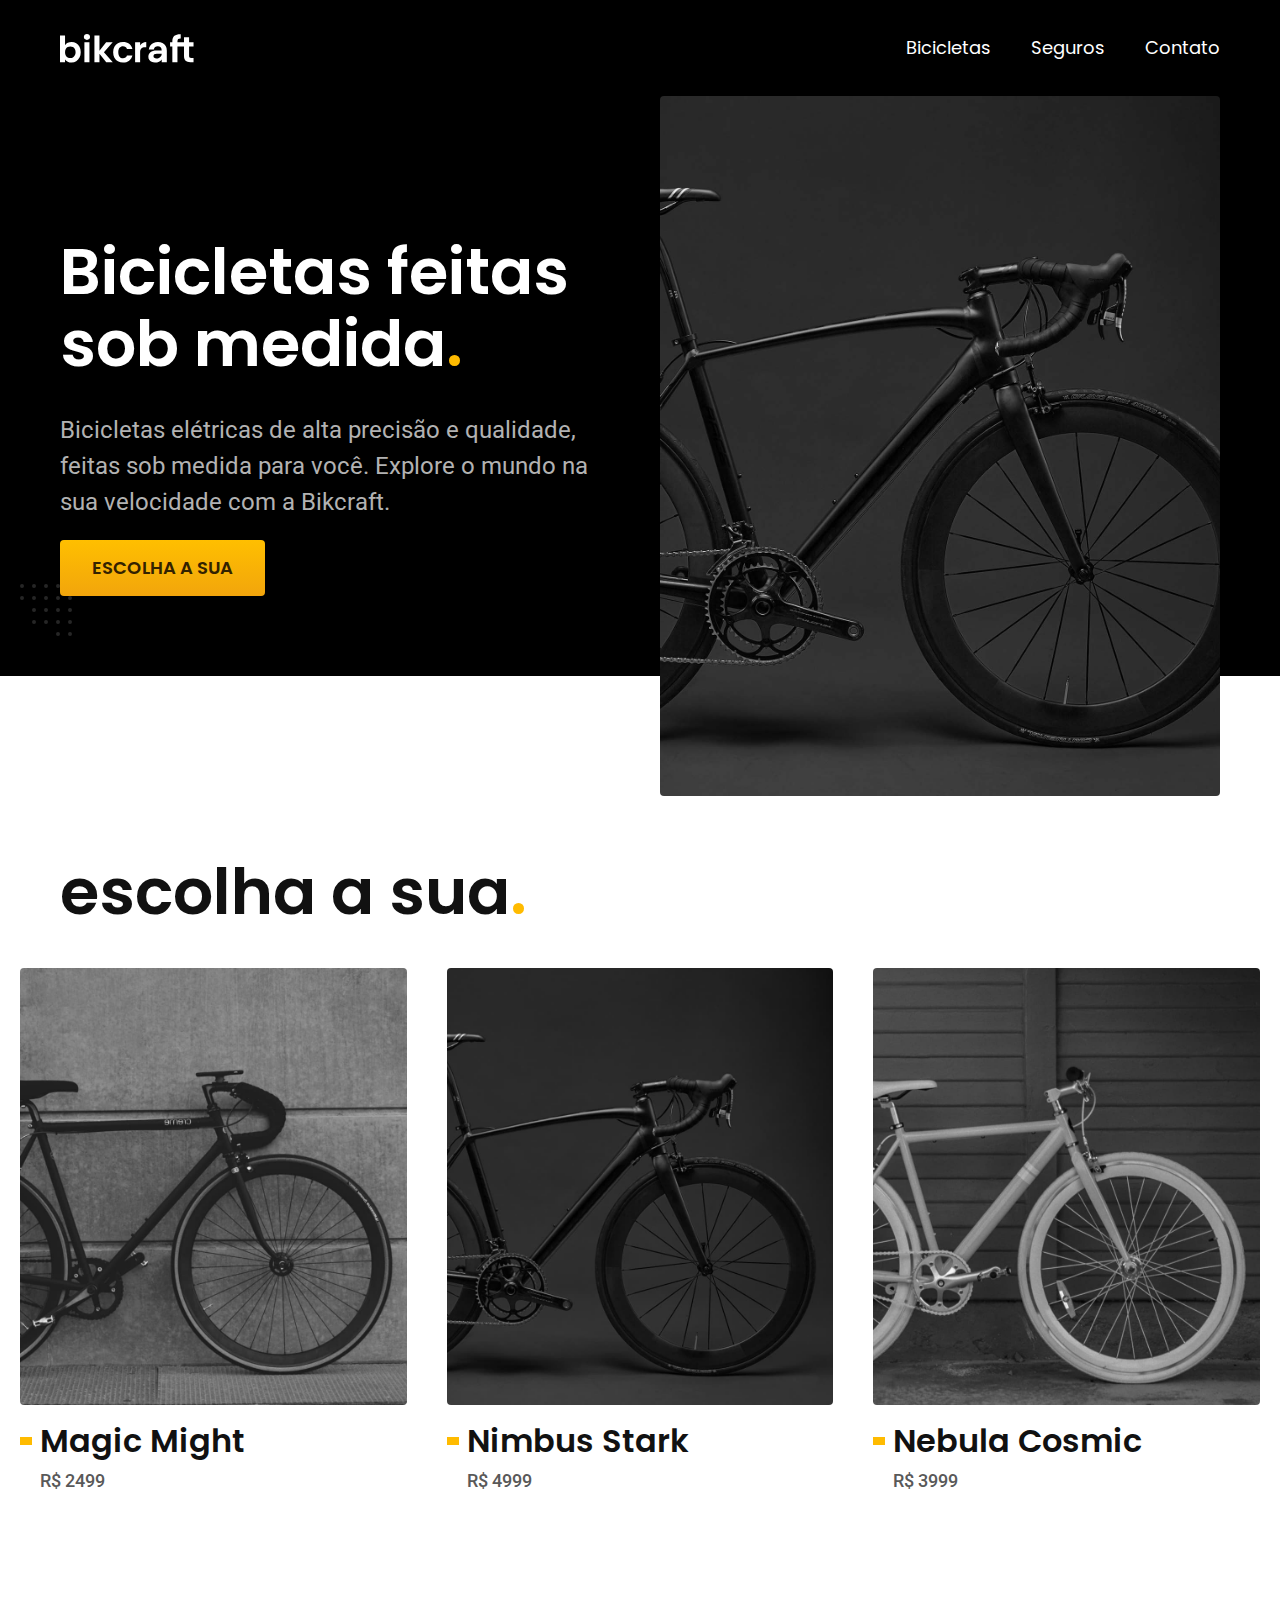
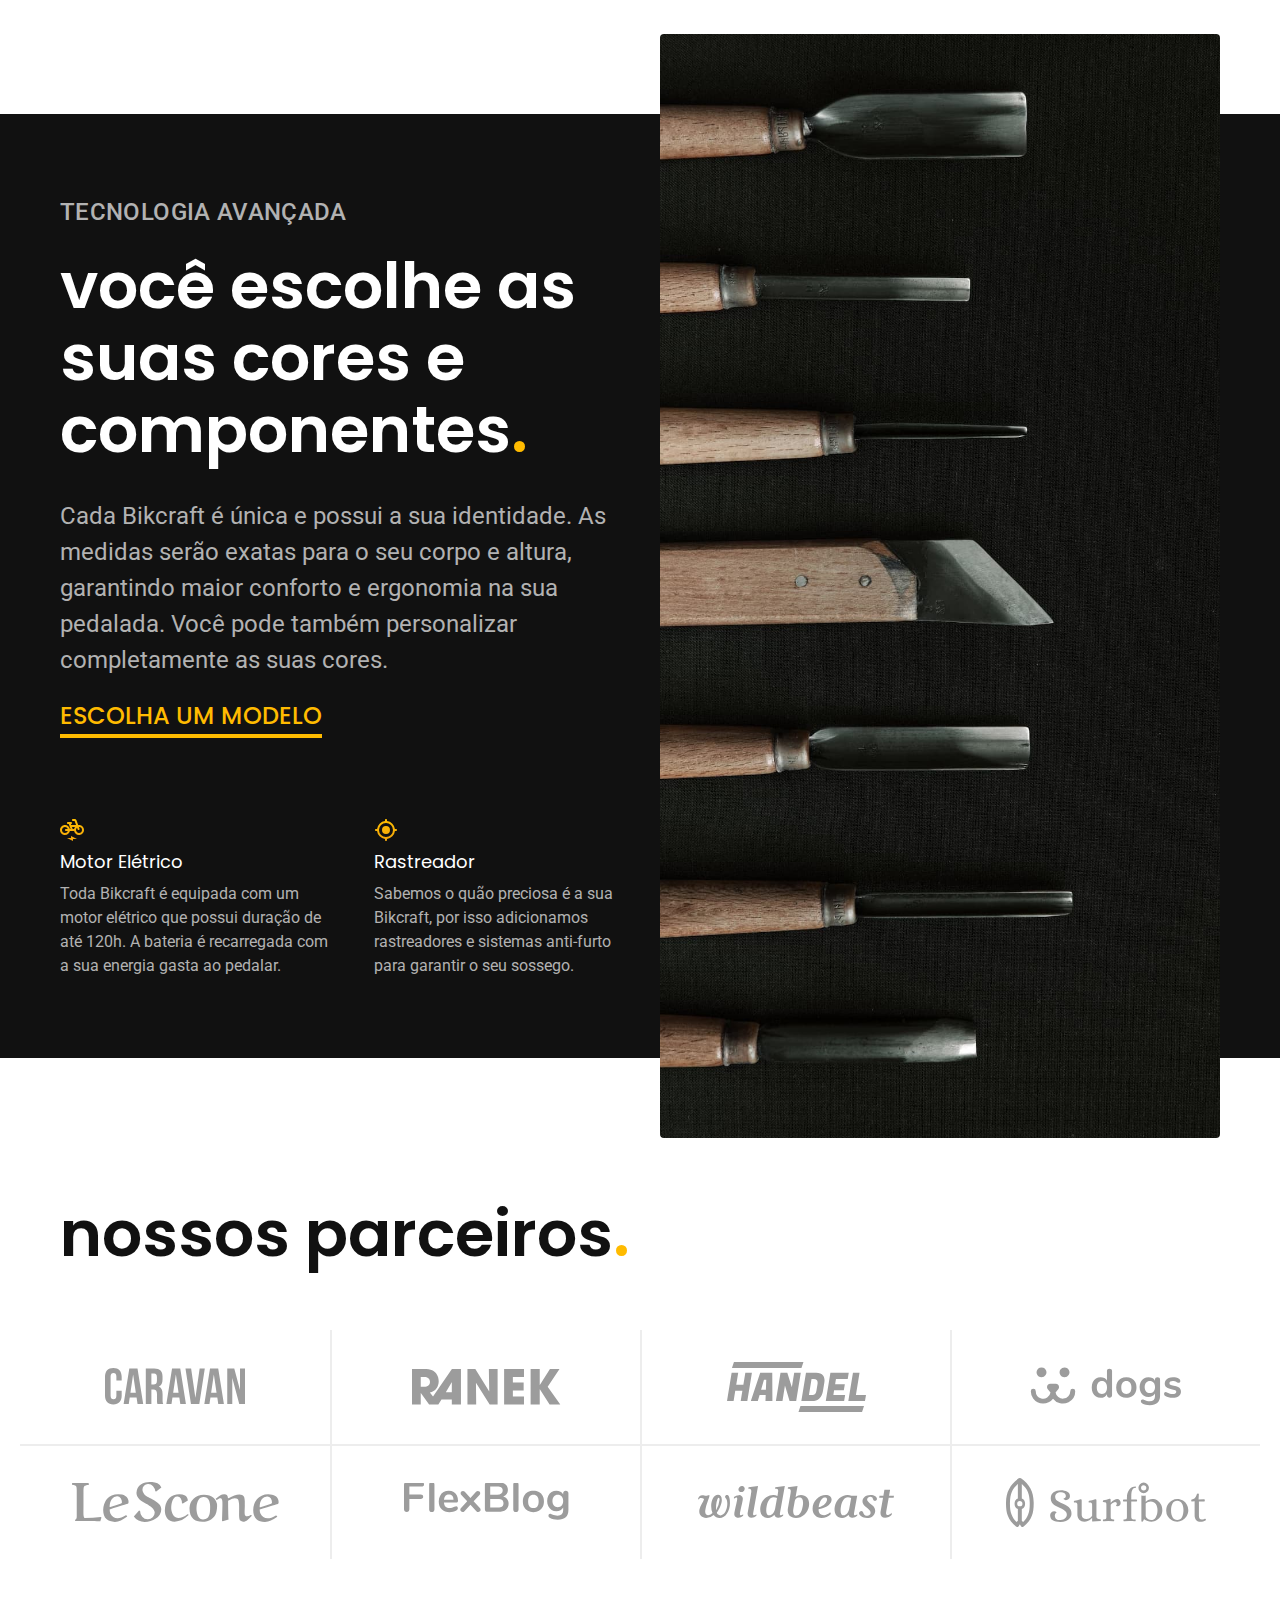
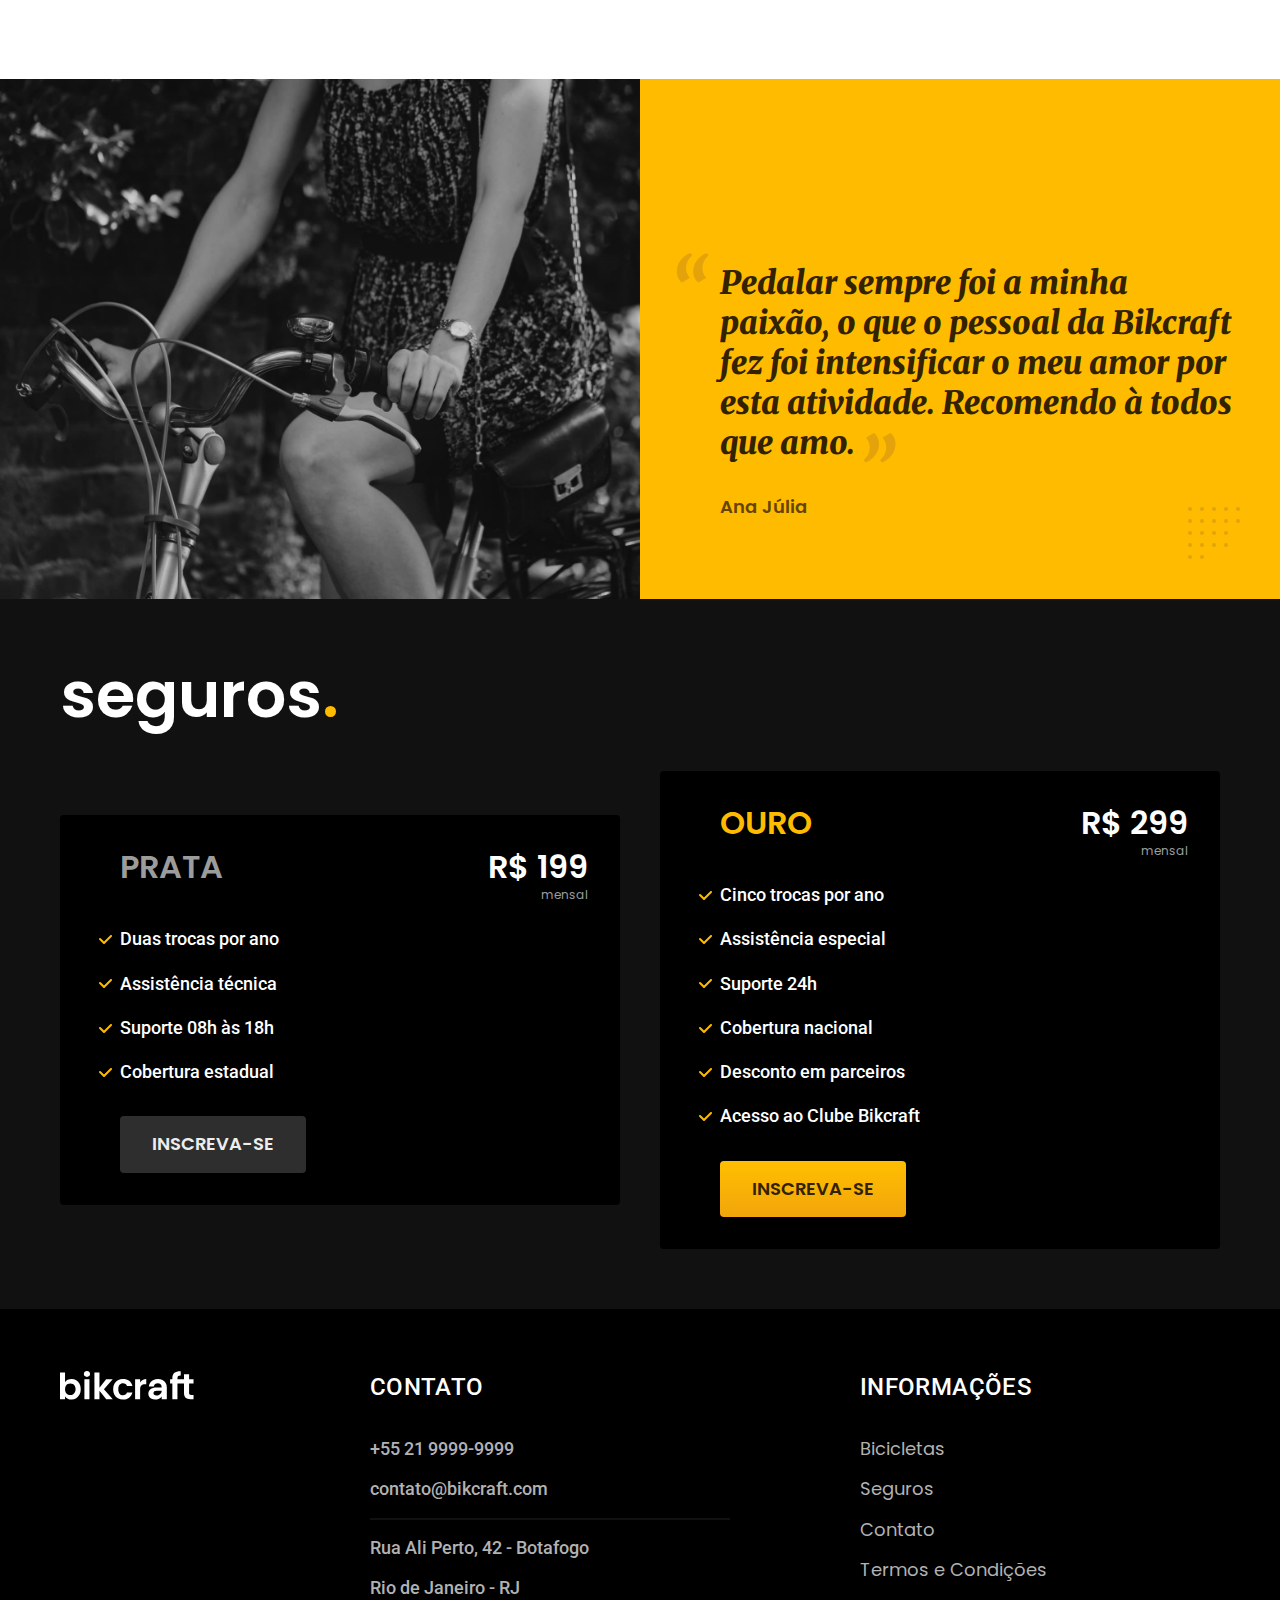
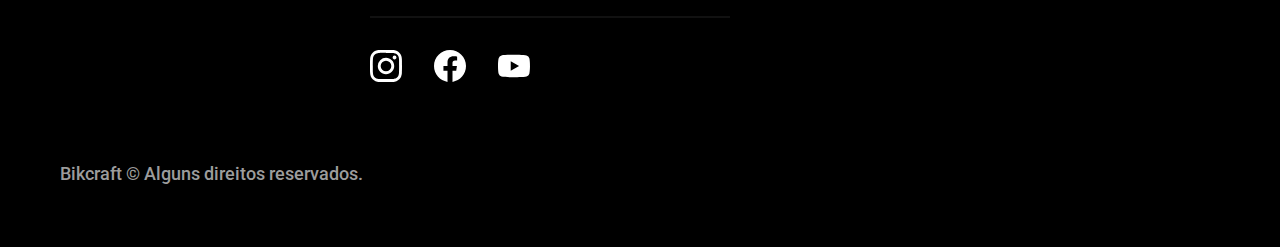
<file: index.html>
<!DOCTYPE html>
<html lang="pt-br">

<head>
  <meta charset="UTF-8">
  <meta name="viewport" content="width=device-width, initial-scale=1.0">

  <title>Bikcraft - Bicicletas Elétricas</title>
  <meta name="description"
    content="Bicicletas elétricas de alta precisão e qualidade, feitas sob medida para o cliente. Explore o mundo na sua velocidade com a Bikcraft.">

  <link rel="icon" href="./favicon.svg" type="image/svg+xml">
  <link rel="preload" href="./css/style.min.css" as="style">
  <link rel="stylesheet" href="./css/style.min.css">

  <script>document.documentElement.classList.add('js')</script>

  <link rel="preconnect" href="https://fonts.googleapis.com">
  <link rel="preconnect" href="https://fonts.gstatic.com" crossorigin>
  <link
    href="https://fonts.googleapis.com/css2?family=Merriweather:ital,wght@1,900&family=Poppins:wght@400;600&family=Roboto:wght@400;500&display=swap"
    rel="stylesheet">
</head>

<body>
  <header class="header-bg">
    <div class="header container">
      <a href="./">
        <img src="./img/bikcraft.svg" alt="Bikcraft">
      </a>

      <nav aria-label="primaria">
        <ul class="header-menu font-1-m cor-0">
          <li><a href="./bicicletas.html">Bicicletas</a></li>
          <li><a href="./seguros.html">Seguros</a></li>
          <li><a href="./contato.html">Contato</a></li>
        </ul>
      </nav>
    </div>
  </header>

  <main class="introducao-bg">
    <div class="introducao container">
      <div class="introducao-conteudo">
        <h1 class="font-1-xxl cor-0 fadeInDown" data-anime="200">Bicicletas feitas sob medida<span
            class="cor-p1">.</span></h1>
        <p class="font-2-l cor-5 fadeInDown" data-anime="400">Bicicletas elétricas de alta precisão e qualidade, feitas
          sob medida
          para você.
          Explore o mundo na sua velocidade com a Bikcraft.</p>
        <a class="botao fadeInDown" href="./bicicletas.html " data-anime="600">Escolha a sua</a>
      </div>
      <div>
        <img class="fadeInDown" src="./img/fotos/introducao.jpg" alt="Bicicleta elétrica preta." data-anime="800">
      </div>
    </div>
  </main>

  <article class="bicicletas-lista">
    <h2 class="container font-1-xxl">escolha a sua<span class="cor-p1">.</span></h2>

    <ul>
      <li>
        <a href="./bicicletas/magic.html">
          <img src="./img/bicicletas/magic-home.jpg" alt="Bicicleta preta">
          <h3 class="font-1-xl">Magic Might</h3>
          <span class="font-2-m cor-8">R$ 2499</span>
        </a>
      </li>
      <li>
        <a href="./bicicletas/nimbus.html">
          <img src="./img/bicicletas/nimbus-home.jpg" alt="Bicicleta preta">
          <h3 class="font-1-xl">Nimbus Stark</h3>
          <span class="font-2-m cor-8">R$ 4999</span>
        </a>
      </li>
      <li>
        <a href="./bicicletas/nebula.html">
          <img src="./img/bicicletas/nebula-home.jpg" alt="Bicicleta preta">
          <h3 class="font-1-xl">Nebula Cosmic</h3>
          <span class="font-2-m cor-8">R$ 3999</span>
        </a>
      </li>
    </ul>
  </article>

  <article class="tecnologia-bg">
    <div class="tecnologia container">
      <div class="tecnologia-conteudo">
        <span class="font-2-l-b cor-5">Tecnologia Avançada</span>
        <h2 class="font-1-xxl cor-0">você escolhe as suas cores e componentes<span class="cor-p1">.</span></h2>
        <p class="font-2-l cor-5">Cada Bikcraft é única e possui a sua identidade. As medidas serão exatas para o seu
          corpo e altura, garantindo maior conforto e ergonomia na sua pedalada. Você pode também personalizar
          completamente as suas cores.</p>
        <a class="link" href="./bicicletas.html">Escolha um modelo</a>
        <div class="tecnologia-vantagens">
          <div>
            <img src="./img/icones/eletrica.svg" alt="">
            <h3 class="font-1-m cor-0">Motor Elétrico</h3>
            <p class="font-2-s cor-5">Toda Bikcraft é equipada com um motor elétrico que possui duração de até 120h. A
              bateria é recarregada com a sua energia gasta ao pedalar.</p>
          </div>
          <div>
            <img src="./img/icones/rastreador.svg" alt="">
            <h3 class="font-1-m cor-0">Rastreador</h3>
            <p class="font-2-s cor-5">Sabemos o quão preciosa é a sua Bikcraft, por isso adicionamos rastreadores e
              sistemas anti-furto para garantir o seu sossego.</p>
          </div>
        </div>
      </div>
      <div class="tecnologia-imagem">
        <img src="./img/fotos/tecnologia.jpg" alt="">
      </div>
    </div>
  </article>

  <section class="parceiros" aria-label="Nossos Parceiros">
    <h2 class="container font-1-xxl">nossos parceiros<span class="cor-p1">.</span></h2>

    <ul>
      <li><img src="./img/parceiros/caravan.svg" alt="caravan"></li>
      <li><img src="./img/parceiros/ranek.svg" alt="ranek"></li>
      <li><img src="./img/parceiros/handel.svg" alt="handel"></li>
      <li><img src="./img/parceiros/dogs.svg" alt="dogs"></li>
      <li><img src="./img/parceiros/lescone.svg" alt="lescone"></li>
      <li><img src="./img/parceiros/flexblog.svg" alt="flexblog"></li>
      <li><img src="./img/parceiros/wildbeast.svg" alt="wildbeast"></li>
      <li><img src="./img/parceiros/surfbot.svg" alt="surfbot"></li>
    </ul>
  </section>

  <section class="depoimento" aria-label="Depoimento">
    <div>
      <img src="./img/fotos/depoimento.jpg" alt="Pessoa pedalando uma bicicleta Bikcraft">
    </div>
    <div class="depoimento-conteudo">
      <blockquote class="font-1-xl cor-p5">
        <p>Pedalar sempre foi a minha paixão, o que o pessoal da Bikcraft fez foi intensificar o meu amor por esta
          atividade. Recomendo à todos que amo.</p>
      </blockquote>
      <span class="font-1-m-b cor-p4">Ana Júlia</span>
    </div>
  </section>

  <article class="seguros-bg">
    <div class="seguros container">
      <h2 class="font-1-xxl cor-0">seguros<span class="cor-p1">.</span></h2>
      <div class="seguros-item">
        <h3 class="font-1-xl cor-6">PRATA</h3>
        <span class="font-1-xl cor-0">R$ 199 <span class="font-1-xs cor-6">mensal</span></span>
        <ul class="font-2-m cor-0">
          <li>Duas trocas por ano</li>
          <li>Assistência técnica</li>
          <li>Suporte 08h às 18h</li>
          <li>Cobertura estadual</li>
        </ul>
        <a class="botao secundario" href="./orcamento.html">Inscreva-se</a>
      </div>

      <div class="seguros-item">
        <h3 class="font-1-xl cor-p1">OURO</h3>
        <span class="font-1-xl cor-0">R$ 299 <span class="font-1-xs cor-6">mensal</span></span>
        <ul class="font-2-m cor-0">
          <li>Cinco trocas por ano</li>
          <li>Assistência especial</li>
          <li>Suporte 24h</li>
          <li>Cobertura nacional</li>
          <li>Desconto em parceiros</li>
          <li>Acesso ao Clube Bikcraft</li>
        </ul>
        <a class="botao" href="./orcamento.html">Inscreva-se</a>
      </div>
    </div>
  </article>

  <footer class="footer-bg">
    <div class="footer container">
      <img src="./img/bikcraft.svg" alt="Bikcraft">
      <div class="footer-contato">
        <h3 class="font-2-l-b cor-0">Contato</h3>
        <ul class="font-2-m cor-5">
          <li><a href="tel:+552199999999">+55 21 9999-9999</a></li>
          <li><a href="mailto:contato@bikcraft.com">contato@bikcraft.com</a></li>
          <li>Rua Ali Perto, 42 - Botafogo</li>
          <li>Rio de Janeiro - RJ</li>
        </ul>
        <div class="footer-redes">
          <a href="./">
            <img src="./img/redes/instagram.svg" alt="Instagram">
          </a>
          <a href="./">
            <img src="./img/redes/facebook.svg" alt="Facebook">
          </a>
          <a href="./">
            <img src="./img/redes/youtube.svg" alt="Youtube">
          </a>
        </div>
      </div>
      <div class="footer-informacoes">
        <h3 class="font-2-l-b cor-0">Informações</h3>
        <nav>
          <ul class="font-1-m cor-5">
            <li><a href="./bicicletas.html">Bicicletas</a></li>
            <li><a href="./seguros.html">Seguros</a></li>
            <li><a href="./contato.html">Contato</a></li>
            <li><a href="./termos.html">Termos e Condições</a></li>
          </ul>
        </nav>
      </div>
      <p class="footer-copy font-2-m cor-6">Bikcraft © Alguns direitos reservados.</p>
    </div>
  </footer>

  <script src="./js/plugins/simple-anime.js"></script>
  <script src="./js/script.js"></script>
</body>

</html>
</file>
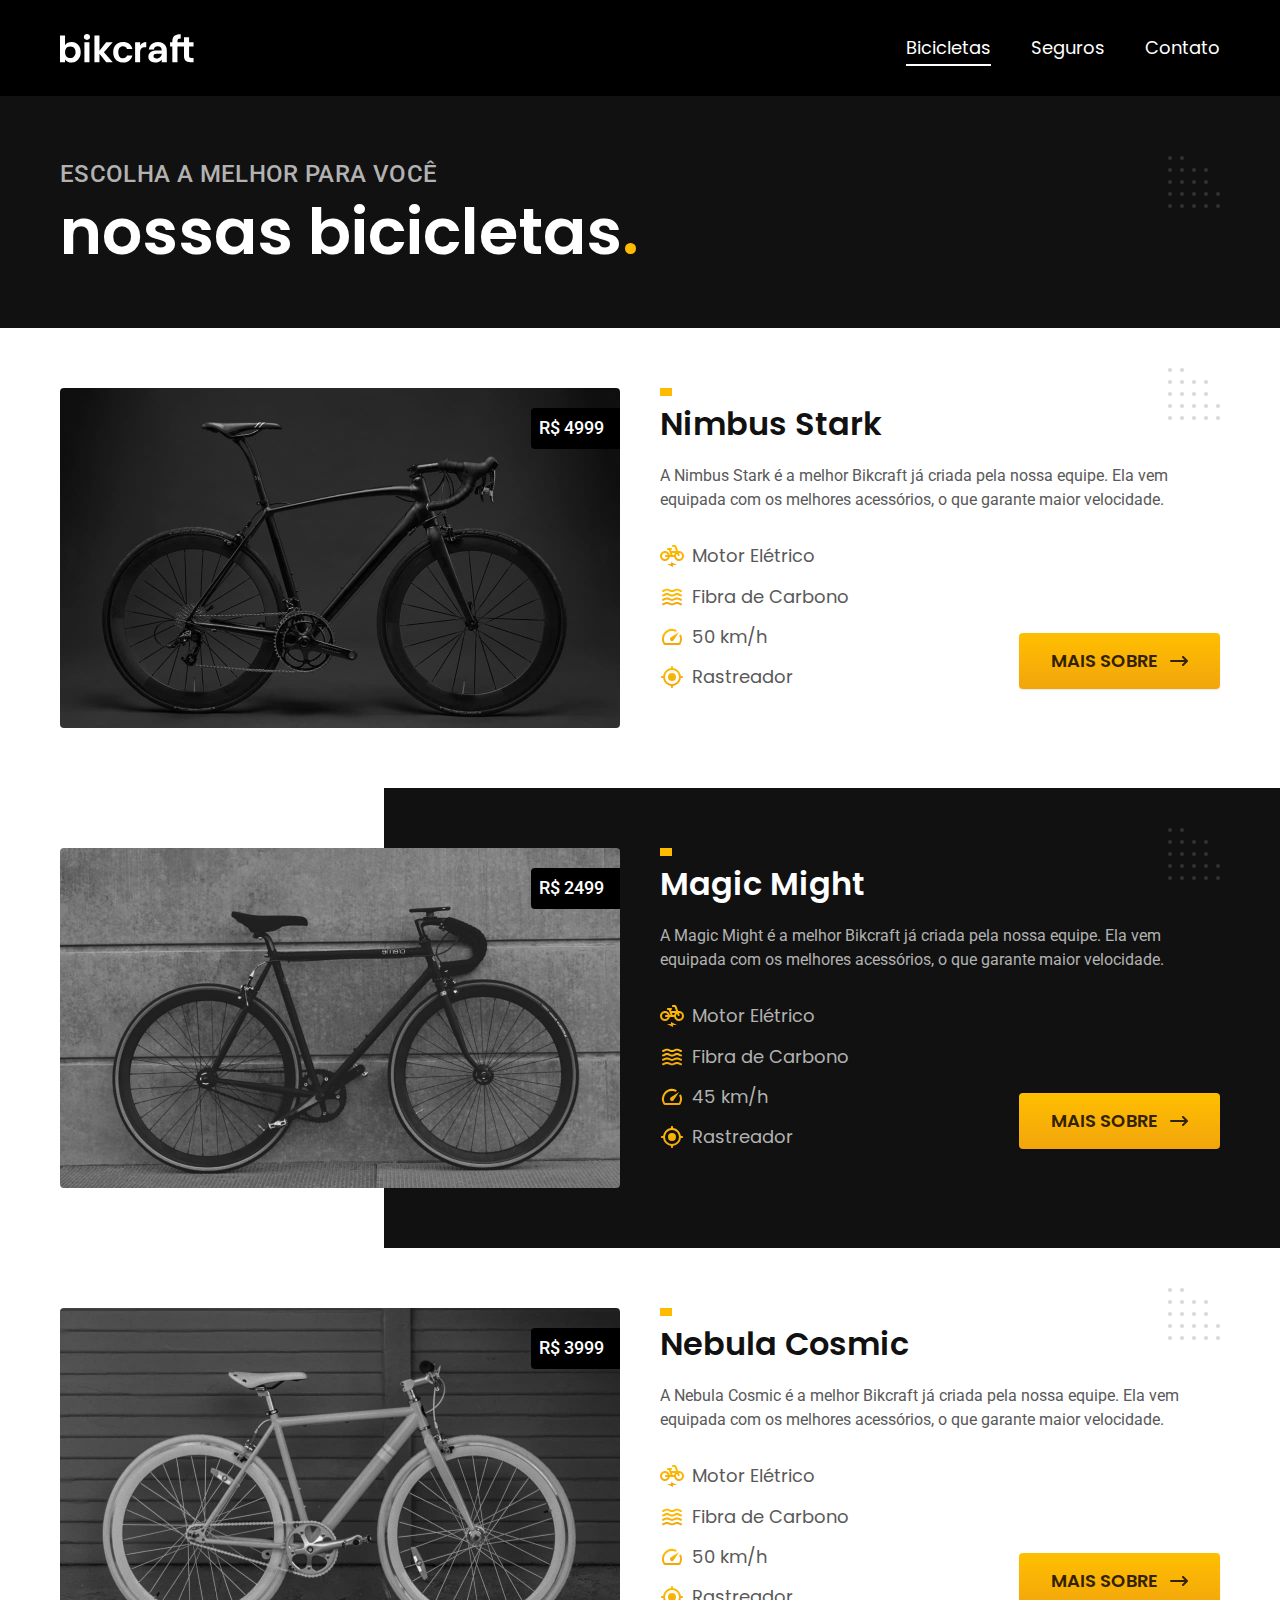
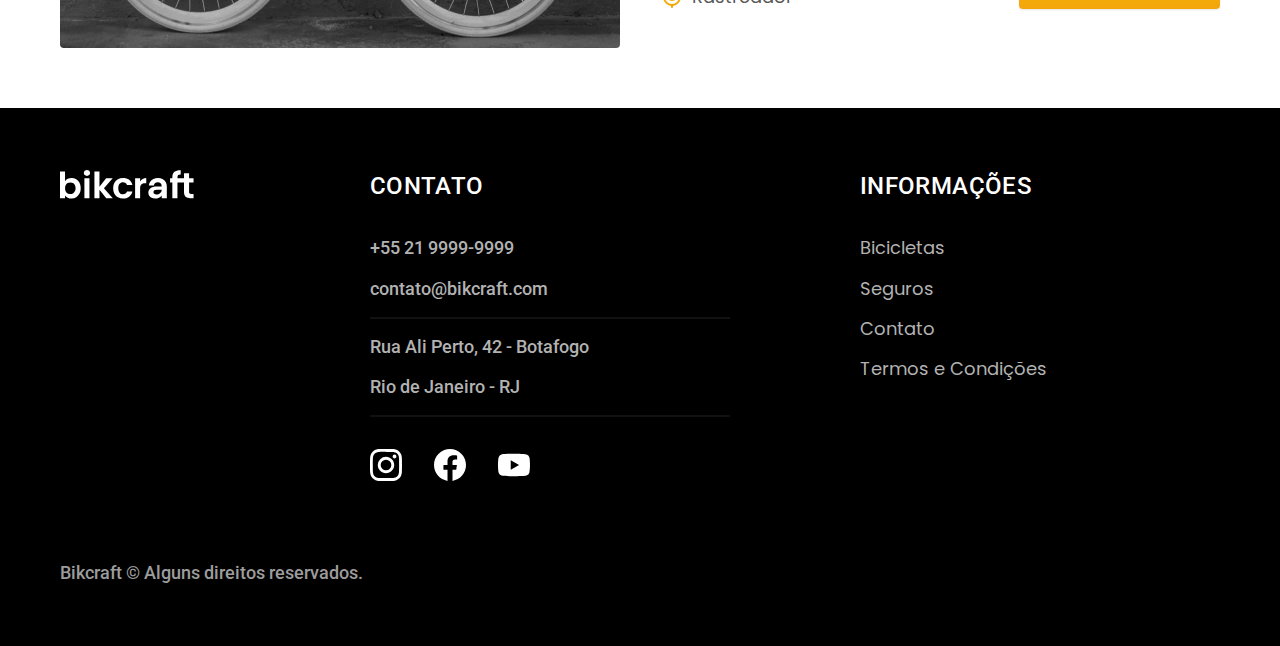
<file: bicicletas.html>
<!DOCTYPE html>
<html lang="pt-br">

<head>
  <meta charset="UTF-8">
  <meta name="viewport" content="width=device-width, initial-scale=1.0">

  <title>Bicicletas | Bikcraft</title>
  <meta name="description" content="Bicicletas">

  <link rel="icon" href="./favicon.svg" type="image/svg+xml">
  <link rel="preload" href="./css/style.min.css" as="style">
  <link rel="stylesheet" href="./css/style.min.css">
  <script>document.documentElement.classList.add('js')</script>

  <link rel="preconnect" href="https://fonts.googleapis.com">
  <link rel="preconnect" href="https://fonts.gstatic.com" crossorigin>
  <link
    href="https://fonts.googleapis.com/css2?family=Merriweather:ital,wght@1,900&family=Poppins:wght@400;600&family=Roboto:wght@400;500&display=swap"
    rel="stylesheet">
</head>

<body id="bicicletas">
  <header class="header-bg">
    <div class="header container">
      <a href="./">
        <img src="./img/bikcraft.svg" alt="Bikcraft">
      </a>

      <nav aria-label="primaria">
        <ul class="header-menu font-1-m cor-0">
          <li><a href="./bicicletas.html">Bicicletas</a></li>
          <li><a href="./seguros.html">Seguros</a></li>
          <li><a href="./contato.html">Contato</a></li>
        </ul>
      </nav>
    </div>
  </header>

  <main>
    <div class="titulo-bg">
      <div class="titulo container">
        <p class="font-2-l-b cor-5">Escolha a melhor para você</p>
        <h1 class="font-1-xxl cor-0">nossas bicicletas<span class="cor-p1">.</span></h1>
      </div>
    </div>

    <div class="bicicletas container">
      <div class="bicicletas-imagem">
        <img src="./img/bicicletas/nimbus.jpg" alt="Bicicleta preta">
        <span class="font-2-m cor-0">R$ 4999</span>
      </div>
      <div class="bicicletas-conteudo">
        <h2 class="font-1-xl">Nimbus Stark</h2>
        <p class="font-2-s cor-8">A Nimbus Stark é a melhor Bikcraft já criada pela nossa equipe. Ela vem equipada com
          os melhores acessórios, o que garante maior velocidade.</p>
        <ul class="font-1-m cor-8">
          <li>
            <img src="./img/icones/eletrica.svg" alt="">
            Motor Elétrico
          </li>
          <li>
            <img src="./img/icones/carbono.svg" alt="">
            Fibra de Carbono
          </li>
          <li>
            <img src="./img/icones/velocidade.svg" alt="">
            50 km/h
          </li>
          <li>
            <img src="./img/icones/rastreador.svg" alt="">
            Rastreador
          </li>
        </ul>
        <a class="botao seta" href="./bicicletas/nimbus.html">Mais Sobre</a>
      </div>
    </div>

    <div class="bicicletas-bg">
      <div class="bicicletas container">
        <div class="bicicletas-imagem">
          <img src="./img/bicicletas/magic.jpg" alt="Bicicleta preta">
          <span class="font-2-m cor-0">R$ 2499</span>
        </div>
        <div class="bicicletas-conteudo">
          <h2 class="font-1-xl cor-0">Magic Might</h2>
          <p class="font-2-s cor-5">A Magic Might é a melhor Bikcraft já criada pela nossa equipe. Ela vem equipada com
            os melhores acessórios, o que garante maior velocidade.</p>
          <ul class="font-1-m cor-5">
            <li>
              <img src="./img/icones/eletrica.svg" alt="">
              Motor Elétrico
            </li>
            <li>
              <img src="./img/icones/carbono.svg" alt="">
              Fibra de Carbono
            </li>
            <li>
              <img src="./img/icones/velocidade.svg" alt="">
              45 km/h
            </li>
            <li>
              <img src="./img/icones/rastreador.svg" alt="">
              Rastreador
            </li>
          </ul>
          <a class="botao seta" href="./bicicletas/magic.html">Mais Sobre</a>
        </div>
      </div>
    </div>

    <div class="bicicletas container">
      <div class="bicicletas-imagem">
        <img src="./img/bicicletas/nebula.jpg" alt="Bicicleta preta">
        <span class="font-2-m cor-0">R$ 3999</span>
      </div>
      <div class="bicicletas-conteudo">
        <h2 class="font-1-xl">Nebula Cosmic</h2>
        <p class="font-2-s cor-8">A Nebula Cosmic é a melhor Bikcraft já criada pela nossa equipe. Ela vem equipada com
          os melhores acessórios, o que garante maior velocidade.</p>
        <ul class="font-1-m cor-8">
          <li>
            <img src="./img/icones/eletrica.svg" alt="">
            Motor Elétrico
          </li>
          <li>
            <img src="./img/icones/carbono.svg" alt="">
            Fibra de Carbono
          </li>
          <li>
            <img src="./img/icones/velocidade.svg" alt="">
            50 km/h
          </li>
          <li>
            <img src="./img/icones/rastreador.svg" alt="">
            Rastreador
          </li>
        </ul>
        <a class="botao seta" href="./bicicletas/nebula.html">Mais Sobre</a>
      </div>
    </div>

  </main>

  <footer class="footer-bg">
    <div class="footer container">
      <img src="./img/bikcraft.svg" alt="Bikcraft">
      <div class="footer-contato">
        <h3 class="font-2-l-b cor-0">Contato</h3>
        <ul class="font-2-m cor-5">
          <li><a href="tel:+552199999999">+55 21 9999-9999</a></li>
          <li><a href="mailto:contato@bikcraft.com">contato@bikcraft.com</a></li>
          <li>Rua Ali Perto, 42 - Botafogo</li>
          <li>Rio de Janeiro - RJ</li>
        </ul>
        <div class="footer-redes">
          <a href="./">
            <img src="./img/redes/instagram.svg" alt="Instagram">
          </a>
          <a href="./">
            <img src="./img/redes/facebook.svg" alt="Facebook">
          </a>
          <a href="./">
            <img src="./img/redes/youtube.svg" alt="Youtube">
          </a>
        </div>
      </div>
      <div class="footer-informacoes">
        <h3 class="font-2-l-b cor-0">Informações</h3>
        <nav>
          <ul class="font-1-m cor-5">
            <li><a href="./bicicletas.html">Bicicletas</a></li>
            <li><a href="./seguros.html">Seguros</a></li>
            <li><a href="./contato.html">Contato</a></li>
            <li><a href="./termos.html">Termos e Condições</a></li>
          </ul>
        </nav>
      </div>
      <p class="footer-copy font-2-m cor-6">Bikcraft © Alguns direitos reservados.</p>
    </div>
  </footer>
  <script src="./js/script.js"></script>
</body>

</html>
</file>
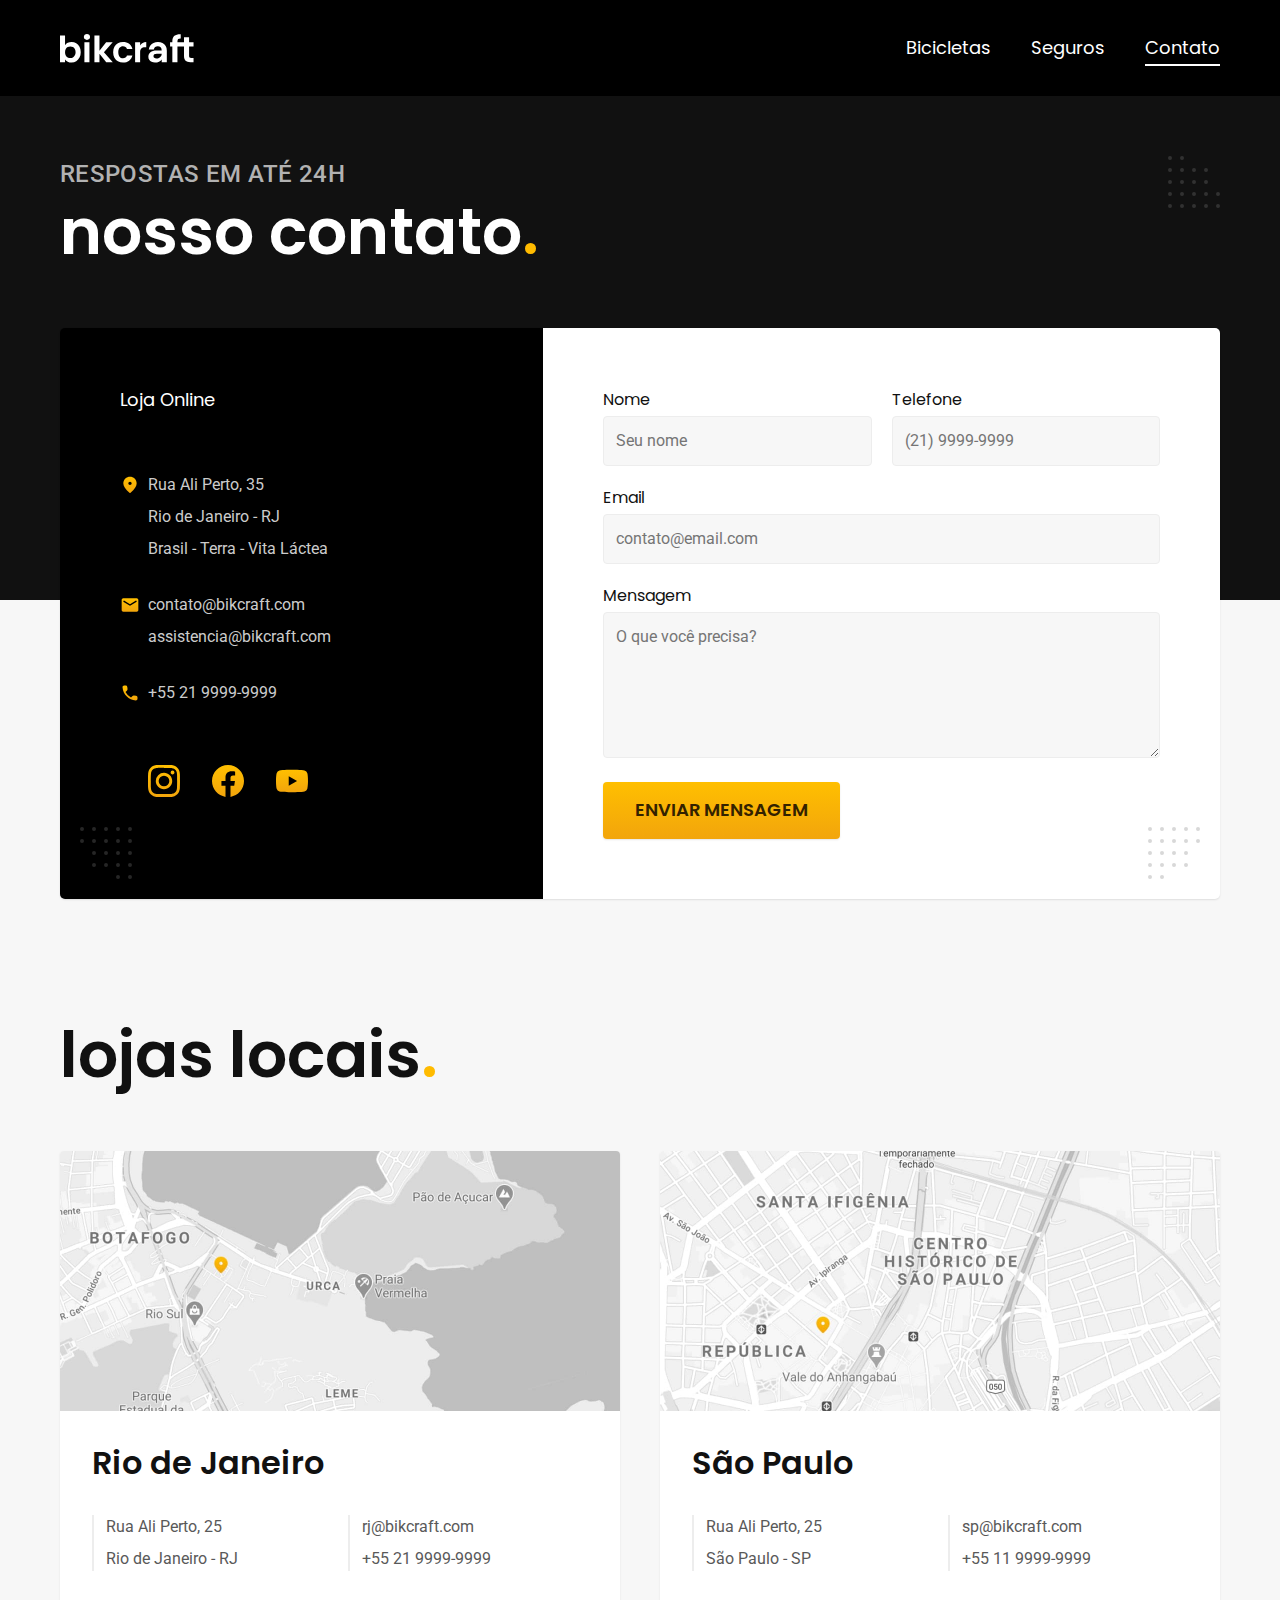
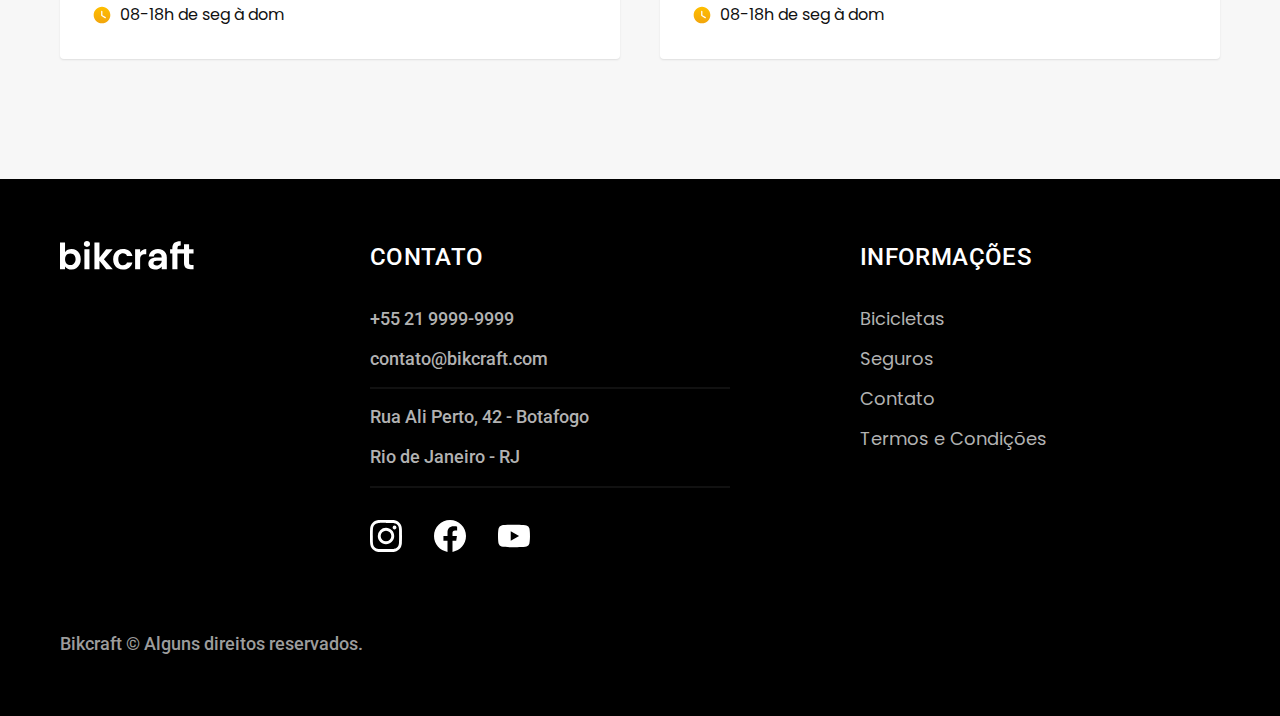
<file: contato.html>
<!DOCTYPE html>
<html lang="pt-br">

<head>
  <meta charset="UTF-8">
  <meta name="viewport" content="width=device-width, initial-scale=1.0">

  <title>Contato | Bikcraft</title>
  <meta name="description" content="Contato.">

  <link rel="icon" href="./favicon.svg" type="image/svg+xml">
  <link rel="preload" href="./css/style.min.css" as="style">
  <link rel="stylesheet" href="./css/style.min.css">
  <script>document.documentElement.classList.add('js')</script>

  <link rel="preconnect" href="https://fonts.googleapis.com">
  <link rel="preconnect" href="https://fonts.gstatic.com" crossorigin>
  <link
    href="https://fonts.googleapis.com/css2?family=Merriweather:ital,wght@1,900&family=Poppins:wght@400;600&family=Roboto:wght@400;500&display=swap"
    rel="stylesheet">
</head>

<body id="contato">
  <header class="header-bg">
    <div class="header container">
      <a href="./">
        <img src="./img/bikcraft.svg" alt="Bikcraft">
      </a>

      <nav aria-label="primaria">
        <ul class="header-menu font-1-m cor-0">
          <li><a href="./bicicletas.html">Bicicletas</a></li>
          <li><a href="./seguros.html">Seguros</a></li>
          <li><a href="./contato.html">Contato</a></li>
        </ul>
      </nav>
    </div>
  </header>

  <main>
    <div class="titulo-bg">
      <div class="titulo container">
        <p class="font-2-l-b cor-5">Respostas em até 24h</p>
        <h1 class="font-1-xxl cor-0">nosso contato<span class="cor-p1">.</span></h1>
      </div>
    </div>

    <div class="contato container">
      <section class="contato-dados" aria-label="Endereço">
        <h2 class="font-1-m cor-0">Loja Online</h2>
        <div class="contato-endereco font-2-s cor-4">
          <p>Rua Ali Perto, 35</p>
          <p>Rio de Janeiro - RJ</p>
          <p>Brasil - Terra - Vita Láctea</p>
        </div>
        <address class="contato-meios font-2-s cor-4">
          <a href="mailto:contato@bikcraft.com">contato@bikcraft.com</a>
          <a href="mailto:assistencia@bikcraft.com">assistencia@bikcraft.com</a>
          <a href="tel:+552199999999">+55 21 9999-9999</a>
        </address>
        <div class="contato-redes">
          <a href="./">
            <img src="./img/redes/instagram-p.svg" alt="Instagram">
          </a>
          <a href="./">
            <img src="./img/redes/facebook-p.svg" alt="Facebook">
          </a>
          <a href="./">
            <img src="./img/redes/youtube-p.svg" alt="Youtube">
          </a>
        </div>
      </section>
      <section class="contato-formulario" aria-label="Formulário">
        <form class="form" action="./contato.html">
          <div>
            <label for="nome">Nome</label>
            <input type="text" id="nome" name="nome" placeholder="Seu nome">
          </div>
          <div>
            <label for="telefone">Telefone</label>
            <input type="text" id="telefone" name="telefone" placeholder="(21) 9999-9999">
          </div>
          <div class="col-2">
            <label for="email">Email</label>
            <input type="email" id="email" name="email" placeholder="contato@email.com">
          </div>
          <div class="col-2">
            <label for="mensagem">Mensagem</label>
            <textarea rows="5" id="mensagem" name="mensagem" placeholder="O que você precisa?"></textarea>
          </div>
          <button class="botao col-2">Enviar Mensagem</button>
        </form>
      </section>
    </div>
  </main>

  <article class="lojas container">
    <h2 class="font-1-xxl">lojas locais<span class="cor-p1">.</span></h2>
    <div class="lojas-item">
      <img src="./img/lojas/rj.jpg" alt="mapa marcando o endereço em Rua Ali Perto, 25 - Rio de Janeiro - RJ">
      <div class="lojas-conteudo">
        <h3 class="font-1-xl">Rio de Janeiro</h3>
        <div class="lojas-dados font-2-s cor-8">
          <p>Rua Ali Perto, 25</p>
          <p>Rio de Janeiro - RJ</p>
        </div>
        <div class="lojas-dados font-2-s cor-8">
          <a href="mailto:rj@bikcraft.com">rj@bikcraft.com</a>
          <a href="tel:+552199999999">+55 21 9999-9999</a>
        </div>
        <p class="lojas-tempo font-1-s"><img src="./img/icones/horario.svg" alt="">08-18h de seg à dom</p>
      </div>
    </div>

    <div class="lojas-item">
      <img src="./img/lojas/sp.jpg" alt="mapa marcando o endereço em Rua Ali Perto, 25 - São Paulo - SP">
      <div class="lojas-conteudo">
        <h3 class="font-1-xl">São Paulo</h3>
        <div class="lojas-dados font-2-s cor-8">
          <p>Rua Ali Perto, 25</p>
          <p>São Paulo - SP</p>
        </div>
        <div class="lojas-dados font-2-s cor-8">
          <a href="mailto:sp@bikcraft.com">sp@bikcraft.com</a>
          <a href="tel:+551199999999">+55 11 9999-9999</a>
        </div>
        <p class="lojas-tempo font-1-s"><img src="./img/icones/horario.svg" alt="">08-18h de seg à dom</p>
      </div>
    </div>
  </article>

  <footer class="footer-bg">
    <div class="footer container">
      <img src="./img/bikcraft.svg" alt="Bikcraft">
      <div class="footer-contato">
        <h3 class="font-2-l-b cor-0">Contato</h3>
        <ul class="font-2-m cor-5">
          <li><a href="tel:+552199999999">+55 21 9999-9999</a></li>
          <li><a href="mailto:contato@bikcraft.com">contato@bikcraft.com</a></li>
          <li>Rua Ali Perto, 42 - Botafogo</li>
          <li>Rio de Janeiro - RJ</li>
        </ul>
        <div class="footer-redes">
          <a href="./">
            <img src="./img/redes/instagram.svg" alt="Instagram">
          </a>
          <a href="./">
            <img src="./img/redes/facebook.svg" alt="Facebook">
          </a>
          <a href="./">
            <img src="./img/redes/youtube.svg" alt="Youtube">
          </a>
        </div>
      </div>
      <div class="footer-informacoes">
        <h3 class="font-2-l-b cor-0">Informações</h3>
        <nav>
          <ul class="font-1-m cor-5">
            <li><a href="./bicicletas.html">Bicicletas</a></li>
            <li><a href="./seguros.html">Seguros</a></li>
            <li><a href="./contato.html">Contato</a></li>
            <li><a href="./termos.html">Termos e Condições</a></li>
          </ul>
        </nav>
      </div>
      <p class="footer-copy font-2-m cor-6">Bikcraft © Alguns direitos reservados.</p>
    </div>
  </footer>
  <script src="./js/script.js"></script>
</body>

</html>
</file>
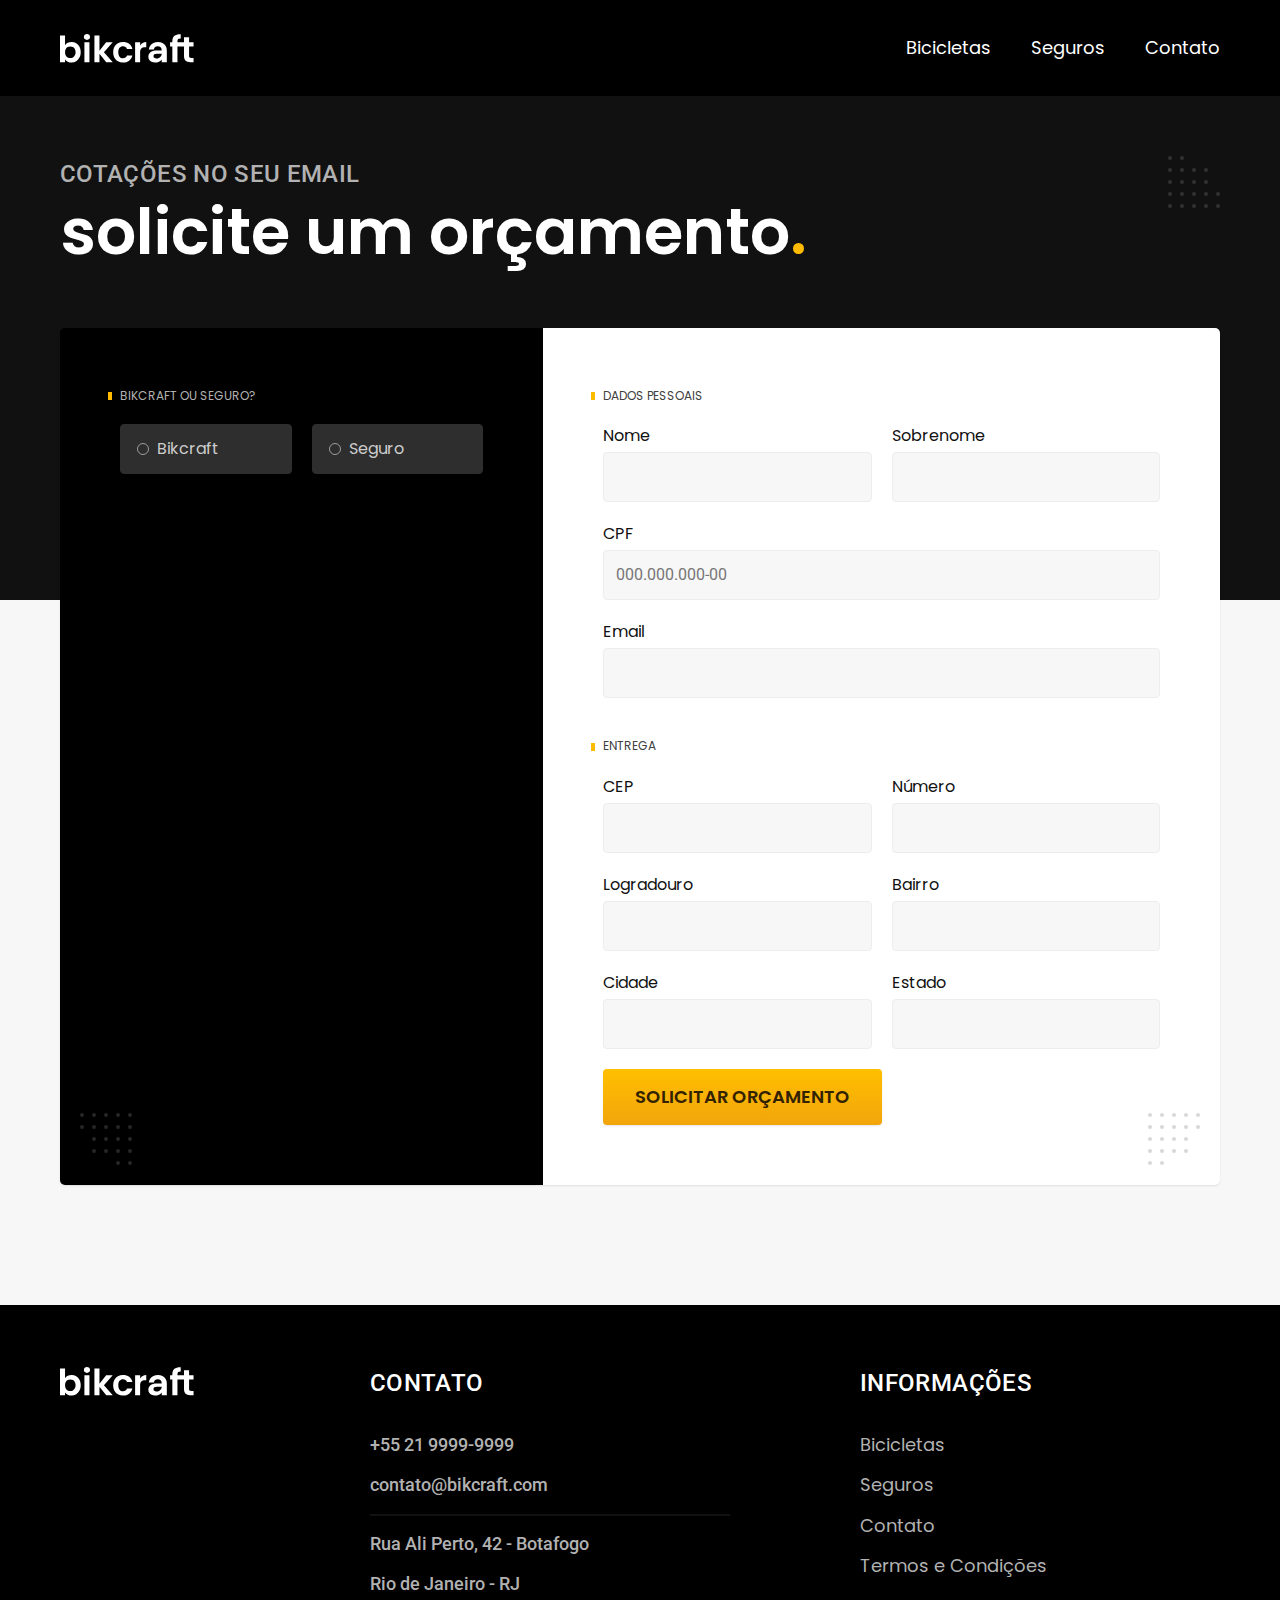
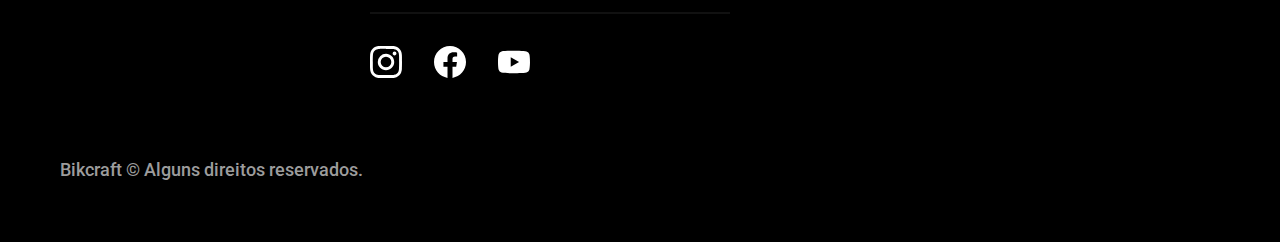
<file: orcamento.html>
<!DOCTYPE html>
<html lang="pt-br">

<head>
  <meta charset="UTF-8">
  <meta name="viewport" content="width=device-width, initial-scale=1.0">

  <title>Orçamento | Bikcraft</title>
  <meta name="description" content="Orçamento.">

  <link rel="icon" href="./favicon.svg" type="image/svg+xml">
  <link rel="preload" href="./css/style.min.css" as="style">
  <link rel="stylesheet" href="./css/style.min.css">
  <script>document.documentElement.classList.add('js')</script>

  <link rel="preconnect" href="https://fonts.googleapis.com">
  <link rel="preconnect" href="https://fonts.gstatic.com" crossorigin>
  <link
    href="https://fonts.googleapis.com/css2?family=Merriweather:ital,wght@1,900&family=Poppins:wght@400;600&family=Roboto:wght@400;500&display=swap"
    rel="stylesheet">
</head>

<body id="orcamento">
  <header class="header-bg">
    <div class="header container">
      <a href="./">
        <img src="./img/bikcraft.svg" alt="Bikcraft">
      </a>

      <nav aria-label="primaria">
        <ul class="header-menu font-1-m cor-0">
          <li><a href="./bicicletas.html">Bicicletas</a></li>
          <li><a href="./seguros.html">Seguros</a></li>
          <li><a href="./contato.html">Contato</a></li>
        </ul>
      </nav>
    </div>
  </header>

  <main>
    <div class="titulo-bg">
      <div class="titulo container">
        <p class="font-2-l-b cor-5">Cotações no seu email</p>
        <h1 class="font-1-xxl cor-0">solicite um orçamento<span class="cor-p1">.</span></h1>
      </div>
    </div>

    <form class="orcamento container" action="./orcamento.html">
      <div class="orcamento-produto">
        <h2 class="font-1-xs cor-5">Bikcraft ou Seguro?</h2>

        <input type="radio" name="tipo" value="bikcraft" id="bikcraft">
        <label for="bikcraft">Bikcraft</label>

        <input type="radio" name="tipo" value="seguro" id="seguro">
        <label for="seguro">Seguro</label>

        <div class="orcamento-conteudo" id="orcamento-bikcraft">
          <h2 class="font-1-xs cor-5">Escolha a sua</h2>

          <input type="radio" name="produto" value="nimbus" id="nimbus">
          <label for="nimbus">Nimbus Stark <span>R$ 4999</span></label>
          <div class="orcamento-detalhes">
            <ul class="font-1-xs cor-8">
              <li><img src="./img/icones/eletrica.svg" alt=""> Motor Elétrico</li>
              <li><img src="./img/icones/carbono.svg" alt=""> Fibra de Carbono</li>
              <li><img src="./img/icones/velocidade.svg" alt=""> 50 km/h</li>
              <li><img src="./img/icones/rastreador.svg" alt=""> Rastreador</li>
            </ul>
            <img src="./img/bicicletas/nimbus.jpg" alt="Bicicleta preta">
          </div>

          <input type="radio" name="produto" value="magic" id="magic">
          <label for="magic">Magic Might <span>R$ 2499</span></label>
          <div class="orcamento-detalhes">
            <ul class="font-1-xs cor-8">
              <li><img src="./img/icones/eletrica.svg" alt=""> Motor Elétrico</li>
              <li><img src="./img/icones/carbono.svg" alt=""> Fibra de Carbono</li>
              <li><img src="./img/icones/velocidade.svg" alt=""> 45 km/h</li>
              <li><img src="./img/icones/rastreador.svg" alt=""> Rastreador</li>
            </ul>
            <img src="./img/bicicletas/magic.jpg" alt="Bicicleta preta">
          </div>

          <input type="radio" name="produto" value="nebula" id="nebula">
          <label for="nebula">Nebula Cosmic <span>R$ 3999</span></label>
          <div class="orcamento-detalhes">
            <ul class="font-1-xs cor-8">
              <li><img src="./img/icones/eletrica.svg" alt=""> Motor Elétrico</li>
              <li><img src="./img/icones/carbono.svg" alt=""> Fibra de Carbono</li>
              <li><img src="./img/icones/velocidade.svg" alt=""> 40 km/h</li>
              <li><img src="./img/icones/rastreador.svg" alt=""> Rastreador</li>
            </ul>
            <img src="./img/bicicletas/nebula.jpg" alt="Bicicleta branca">
          </div>

        </div>

        <div class="orcamento-conteudo" id="orcamento-seguro">
          <h2 class="font-1-xs cor-5">Escolha o plano</h2>

          <input type="radio" name="produto" value="prata" id="prata">
          <label for="prata">Prata <span>R$ 199</span></label>

          <input type="radio" name="produto" value="ouro" id="ouro">
          <label for="ouro">Ouro <span>R$ 299</span></label>
        </div>
      </div>
      <div class="orcamento-dados form">
        <h2 class="font-1-xs cor-9 col-2">dados pessoais</h2>
        <div>
          <label for="nome">Nome</label>
          <input type="text" id="nome" name="nome">
        </div>
        <div>
          <label for="sobrenome">Sobrenome</label>
          <input type="text" id="sobrenome" name="sobrenome">
        </div>
        <div class="col-2">
          <label for="cpf">CPF</label>
          <input type="text" id="cpf" name="cpf" placeholder="000.000.000-00">
        </div>
        <div class="col-2">
          <label for="email">Email</label>
          <input type="email" id="email" name="email">
        </div>
        <h2 class="font-1-xs cor-9 col-2">entrega</h2>
        <div>
          <label for="cep">CEP</label>
          <input type="text" id="cep" name="cep">
        </div>
        <div>
          <label for="numero">Número</label>
          <input type="text" id="numero" name="numero">
        </div>
        <div>
          <label for="logradouro">Logradouro</label>
          <input type="text" id="logradouro" name="logradouro">
        </div>
        <div>
          <label for="bairro">Bairro</label>
          <input type="text" id="bairro" name="bairro">
        </div>
        <div>
          <label for="cidade">Cidade</label>
          <input type="text" id="cidade" name="cidade">
        </div>
        <div>
          <label for="estado">Estado</label>
          <input type="text" id="estado" name="estado">
        </div>
        <button class="botao col-2">Solicitar Orçamento</button>
      </div>
    </form>
  </main>

  <footer class="footer-bg">
    <div class="footer container">
      <img src="./img/bikcraft.svg" alt="Bikcraft">
      <div class="footer-contato">
        <h3 class="font-2-l-b cor-0">Contato</h3>
        <ul class="font-2-m cor-5">
          <li><a href="tel:+552199999999">+55 21 9999-9999</a></li>
          <li><a href="mailto:contato@bikcraft.com">contato@bikcraft.com</a></li>
          <li>Rua Ali Perto, 42 - Botafogo</li>
          <li>Rio de Janeiro - RJ</li>
        </ul>
        <div class="footer-redes">
          <a href="./">
            <img src="./img/redes/instagram.svg" alt="Instagram">
          </a>
          <a href="./">
            <img src="./img/redes/facebook.svg" alt="Facebook">
          </a>
          <a href="./">
            <img src="./img/redes/youtube.svg" alt="Youtube">
          </a>
        </div>
      </div>
      <div class="footer-informacoes">
        <h3 class="font-2-l-b cor-0">Informações</h3>
        <nav>
          <ul class="font-1-m cor-5">
            <li><a href="./bicicletas.html">Bicicletas</a></li>
            <li><a href="./seguros.html">Seguros</a></li>
            <li><a href="./contato.html">Contato</a></li>
            <li><a href="./termos.html">Termos e Condições</a></li>
          </ul>
        </nav>
      </div>
      <p class="footer-copy font-2-m cor-6">Bikcraft © Alguns direitos reservados.</p>
    </div>
  </footer>
  <script src="./js/script.js"></script>
</body>

</html>
</file>
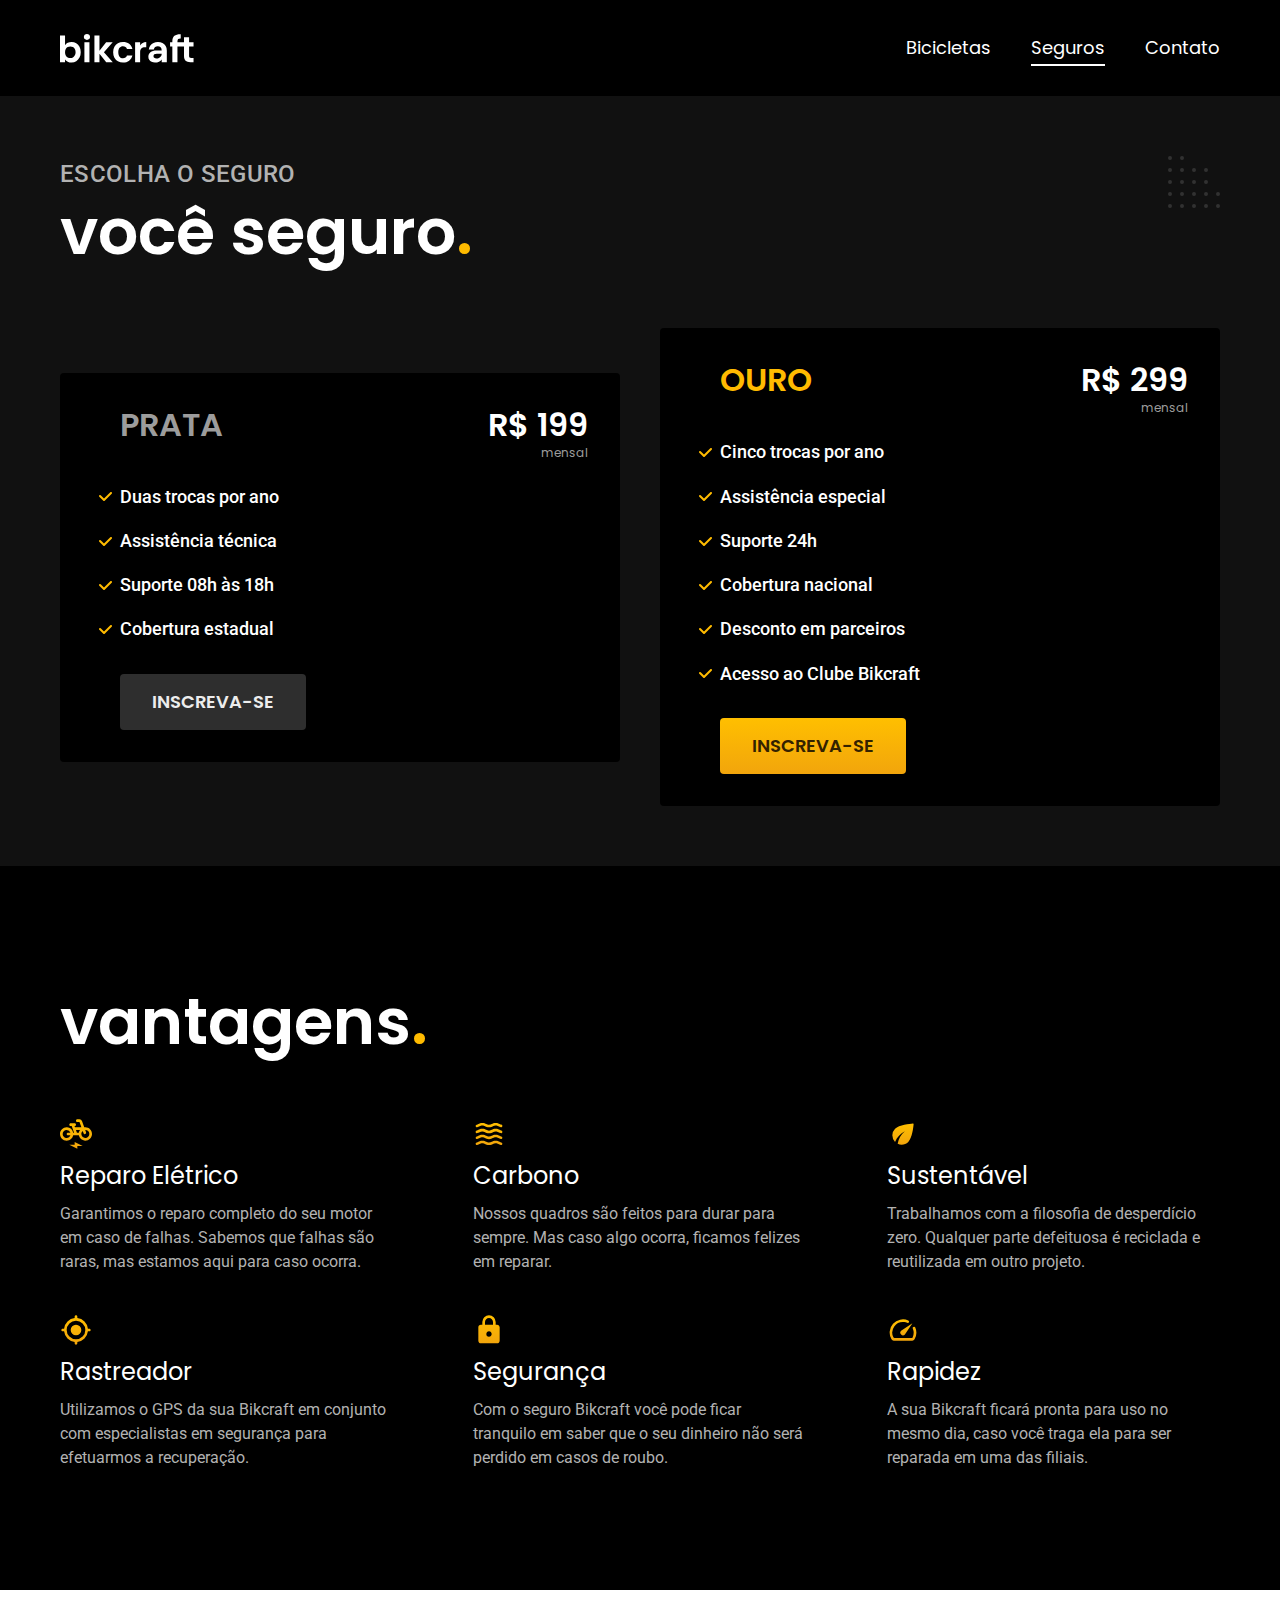
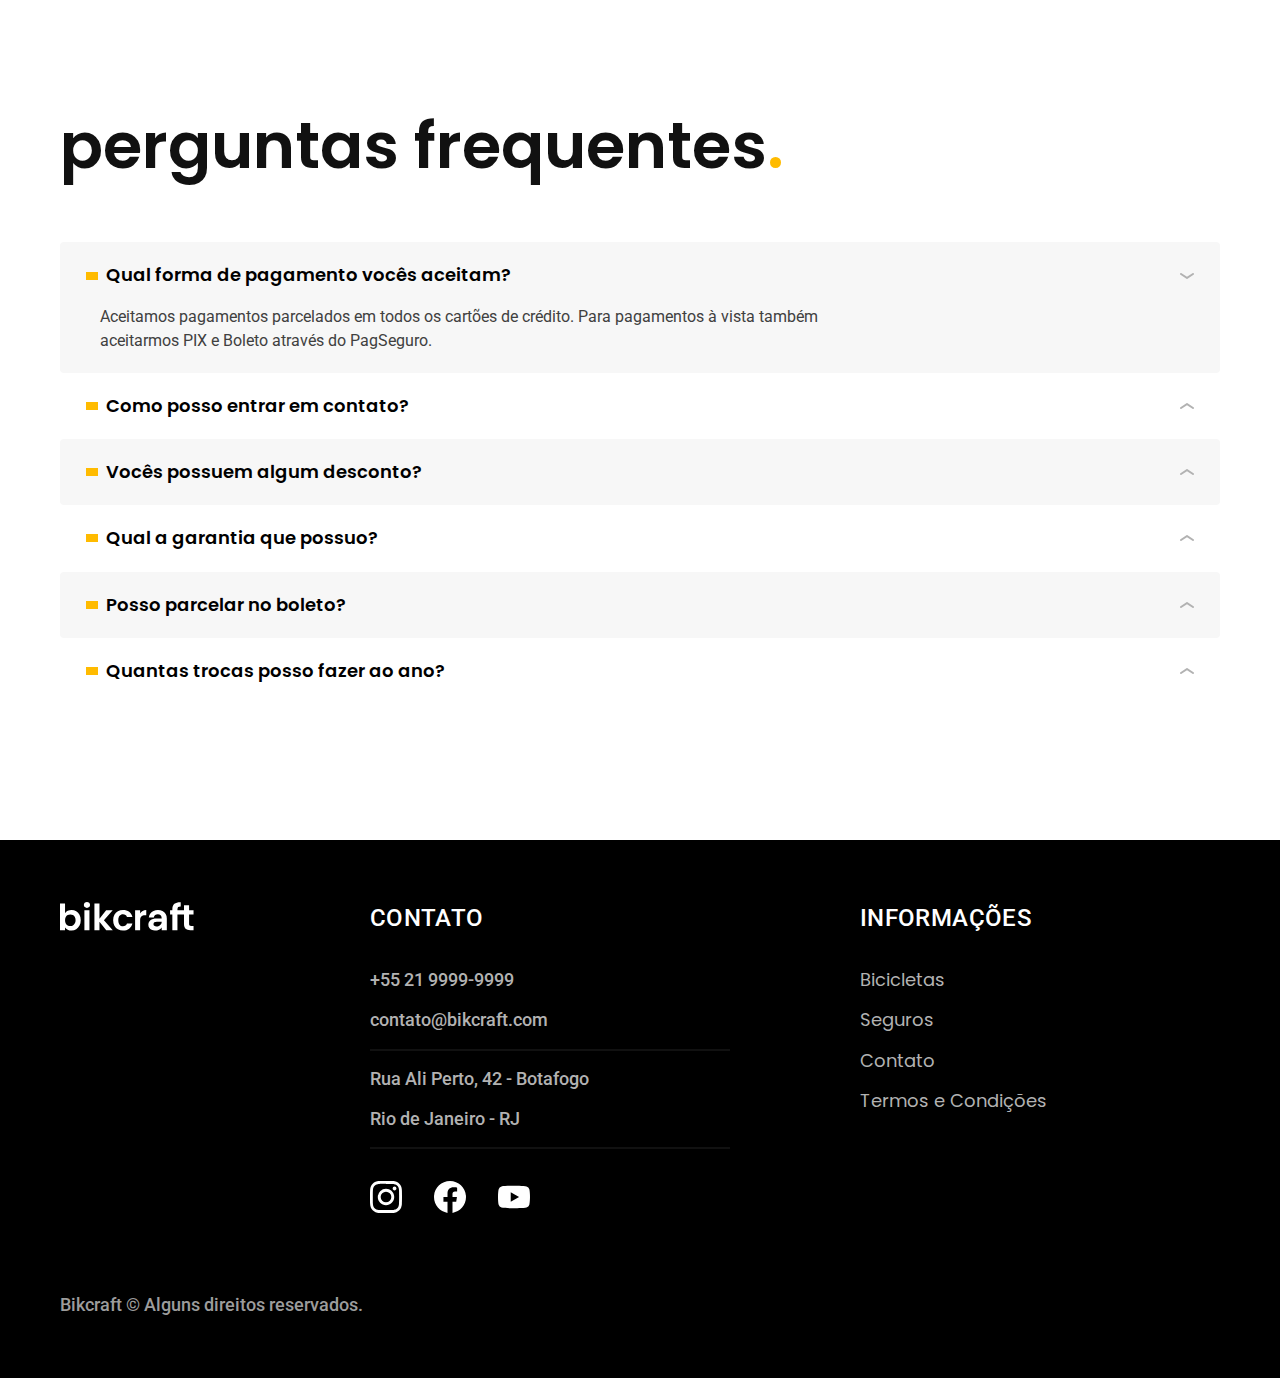
<file: seguros.html>
<!DOCTYPE html>
<html lang="pt-br">

<head>
  <meta charset="UTF-8">
  <meta name="viewport" content="width=device-width, initial-scale=1.0">

  <title>Seguros | Bikcraft</title>
  <meta name="description" content="Seguros.">

  <link rel="icon" href="./favicon.svg" type="image/svg+xml">
  <link rel="preload" href="./css/style.min.css" as="style">
  <link rel="stylesheet" href="./css/style.min.css">
  <script>document.documentElement.classList.add('js')</script>

  <link rel="preconnect" href="https://fonts.googleapis.com">
  <link rel="preconnect" href="https://fonts.gstatic.com" crossorigin>
  <link
    href="https://fonts.googleapis.com/css2?family=Merriweather:ital,wght@1,900&family=Poppins:wght@400;600&family=Roboto:wght@400;500&display=swap"
    rel="stylesheet">
</head>

<body id="seguros">
  <header class="header-bg">
    <div class="header container">
      <a href="./">
        <img src="./img/bikcraft.svg" alt="Bikcraft">
      </a>

      <nav aria-label="primaria">
        <ul class="header-menu font-1-m cor-0">
          <li><a href="./bicicletas.html">Bicicletas</a></li>
          <li><a href="./seguros.html">Seguros</a></li>
          <li><a href="./contato.html">Contato</a></li>
        </ul>
      </nav>
    </div>
  </header>

  <main class="seguros-bg">
    <div class="titulo-bg">
      <div class="titulo container">
        <p class="font-2-l-b cor-5">Escolha o seguro</p>
        <h1 class="font-1-xxl cor-0">você seguro<span class="cor-p1">.</span></h1>
      </div>
    </div>

    <div class="seguros container">

      <div class="seguros-item fadeInLeft " data-anime="200">
        <h3 class="font-1-xl cor-6">PRATA</h3>
        <span class="font-1-xl cor-0">R$ 199 <span class="font-1-xs cor-6">mensal</span></span>
        <ul class="font-2-m cor-0">
          <li>Duas trocas por ano</li>
          <li>Assistência técnica</li>
          <li>Suporte 08h às 18h</li>
          <li>Cobertura estadual</li>
        </ul>
        <a class="botao secundario" href="./orcamento.html?tipo=seguro&produto=prata">Inscreva-se</a>
      </div>

      <div class="seguros-item fadeInRight" data-anime="400">
        <h3 class="font-1-xl cor-p1">OURO</h3>
        <span class="font-1-xl cor-0">R$ 299 <span class="font-1-xs cor-6">mensal</span></span>
        <ul class="font-2-m cor-0">
          <li>Cinco trocas por ano</li>
          <li>Assistência especial</li>
          <li>Suporte 24h</li>
          <li>Cobertura nacional</li>
          <li>Desconto em parceiros</li>
          <li>Acesso ao Clube Bikcraft</li>
        </ul>
        <a class="botao" href="./orcamento.html?tipo=seguro&produto=ouro">Inscreva-se</a>
      </div>
    </div>
  </main>

  <article class="vantagens-bg">
    <div class="vantagens container">
      <h2 class="font-1-xxl cor-0">vantagens<span class="cor-p1">.</span></h2>
      <ul>
        <li>
          <img src="./img/icones/eletrica.svg" alt="">
          <h3 class="font-1-l cor-0">Reparo Elétrico</h3>
          <p class="font-2-s cor-5">Garantimos o reparo completo do seu motor em caso de falhas. Sabemos que falhas são
            raras, mas estamos aqui para caso ocorra.</p>
        </li>
        <li>
          <img src="./img/icones/carbono.svg" alt="">
          <h3 class="font-1-l cor-0">Carbono</h3>
          <p class="font-2-s cor-5">Nossos quadros são feitos para durar para sempre. Mas caso algo ocorra, ficamos
            felizes em reparar.</p>
        </li>
        <li>
          <img src="./img/icones/sustentavel.svg" alt="">
          <h3 class="font-1-l cor-0">Sustentável</h3>
          <p class="font-2-s cor-5">Trabalhamos com a filosofia de desperdício zero. Qualquer parte defeituosa é
            reciclada e reutilizada em outro projeto.</p>
        </li>
        <li>
          <img src="./img/icones/rastreador.svg" alt="">
          <h3 class="font-1-l cor-0">Rastreador</h3>
          <p class="font-2-s cor-5">Utilizamos o GPS da sua Bikcraft em conjunto com especialistas em segurança para
            efetuarmos a recuperação.</p>
        </li>
        <li>
          <img src="./img/icones/seguro.svg" alt="">
          <h3 class="font-1-l cor-0">Segurança</h3>
          <p class="font-2-s cor-5">Com o seguro Bikcraft você pode ficar tranquilo em saber que o seu dinheiro não será
            perdido em casos de roubo.</p>
        </li>
        <li>
          <img src="./img/icones/velocidade.svg" alt="">
          <h3 class="font-1-l cor-0">Rapidez</h3>
          <p class="font-2-s cor-5">A sua Bikcraft ficará pronta para uso no mesmo dia, caso você traga ela para ser
            reparada em uma das filiais.</p>
        </li>
      </ul>
    </div>
  </article>

  <article class="perguntas container">
    <h2 class="font-1-xxl">perguntas frequentes<span class="cor-p1">.</span></h2>

    <dl>
      <div>
        <dt><button class="font-1-m-b" aria-controls="pergunta1" aria-expanded="true">Qual forma de pagamento
            vocês
            aceitam?</button></dt>
        <dd id="pergunta1" class="font-2-s cor-9 ativa">Aceitamos pagamentos parcelados em todos os cartões de crédito.
          Para
          pagamentos à
          vista também aceitarmos PIX e Boleto através do PagSeguro.</dd>
      </div>
      <div>
        <dt><button class="font-1-m-b" aria-controls="pergunta2" aria-expanded="false">Como posso entrar em
            contato?</button></dt>
        <dd id="pergunta2" class="font-2-s cor-9">Aceitamos pagamentos parcelados em todos os cartões de crédito. Para
          pagamentos à
          vista também aceitarmos PIX e Boleto através do PagSeguro.</dd>
      </div>
      <div>
        <dt><button class="font-1-m-b" aria-controls="pergunta3" aria-expanded="false">Vocês possuem algum
            desconto?</button></dt>
        <dd id="pergunta3" class="font-2-s cor-9">Aceitamos pagamentos parcelados em todos os cartões de crédito. Para
          pagamentos à
          vista também aceitarmos PIX e Boleto através do PagSeguro.</dd>
      </div>
      <div>
        <dt><button class="font-1-m-b" aria-controls="pergunta4" aria-expanded="false">Qual a garantia que
            possuo?</button></dt>
        <dd id="pergunta4" class="font-2-s cor-9">Aceitamos pagamentos parcelados em todos os cartões de crédito. Para
          pagamentos à
          vista também aceitarmos PIX e Boleto através do PagSeguro.</dd>
      </div>
      <div>
        <dt><button class="font-1-m-b" aria-controls="pergunta5" aria-expanded="false">Posso parcelar no
            boleto?</button>
        </dt>
        <dd id="pergunta5" class="font-2-s cor-9">Aceitamos pagamentos parcelados em todos os cartões de crédito. Para
          pagamentos à
          vista também aceitarmos PIX e Boleto através do PagSeguro.</dd>
      </div>
      <div>
        <dt><button class="font-1-m-b" aria-controls="pergunta6" aria-expanded="false">Quantas trocas posso fazer ao
            ano?</button></dt>
        <dd id="pergunta6" class="font-2-s cor-9">Aceitamos pagamentos parcelados em todos os cartões de crédito. Para
          pagamentos à
          vista também aceitarmos PIX e Boleto através do PagSeguro.</dd>
      </div>
    </dl>
  </article>

  <footer class="footer-bg">
    <div class="footer container">
      <img src="./img/bikcraft.svg" alt="Bikcraft">
      <div class="footer-contato">
        <h3 class="font-2-l-b cor-0">Contato</h3>
        <ul class="font-2-m cor-5">
          <li><a href="tel:+552199999999">+55 21 9999-9999</a></li>
          <li><a href="mailto:contato@bikcraft.com">contato@bikcraft.com</a></li>
          <li>Rua Ali Perto, 42 - Botafogo</li>
          <li>Rio de Janeiro - RJ</li>
        </ul>
        <div class="footer-redes">
          <a href="./">
            <img src="./img/redes/instagram.svg" alt="Instagram">
          </a>
          <a href="./">
            <img src="./img/redes/facebook.svg" alt="Facebook">
          </a>
          <a href="./">
            <img src="./img/redes/youtube.svg" alt="Youtube">
          </a>
        </div>
      </div>
      <div class="footer-informacoes">
        <h3 class="font-2-l-b cor-0">Informações</h3>
        <nav>
          <ul class="font-1-m cor-5">
            <li><a href="./bicicletas.html">Bicicletas</a></li>
            <li><a href="./seguros.html">Seguros</a></li>
            <li><a href="./contato.html">Contato</a></li>
            <li><a href="./termos.html">Termos e Condições</a></li>
          </ul>
        </nav>
      </div>
      <p class="footer-copy font-2-m cor-6">Bikcraft © Alguns direitos reservados.</p>
    </div>
  </footer>

  <script src="./js/plugins/simple-anime.js"></script>
  <script src="./js/script.js"></script>
</body>

</html>
</file>
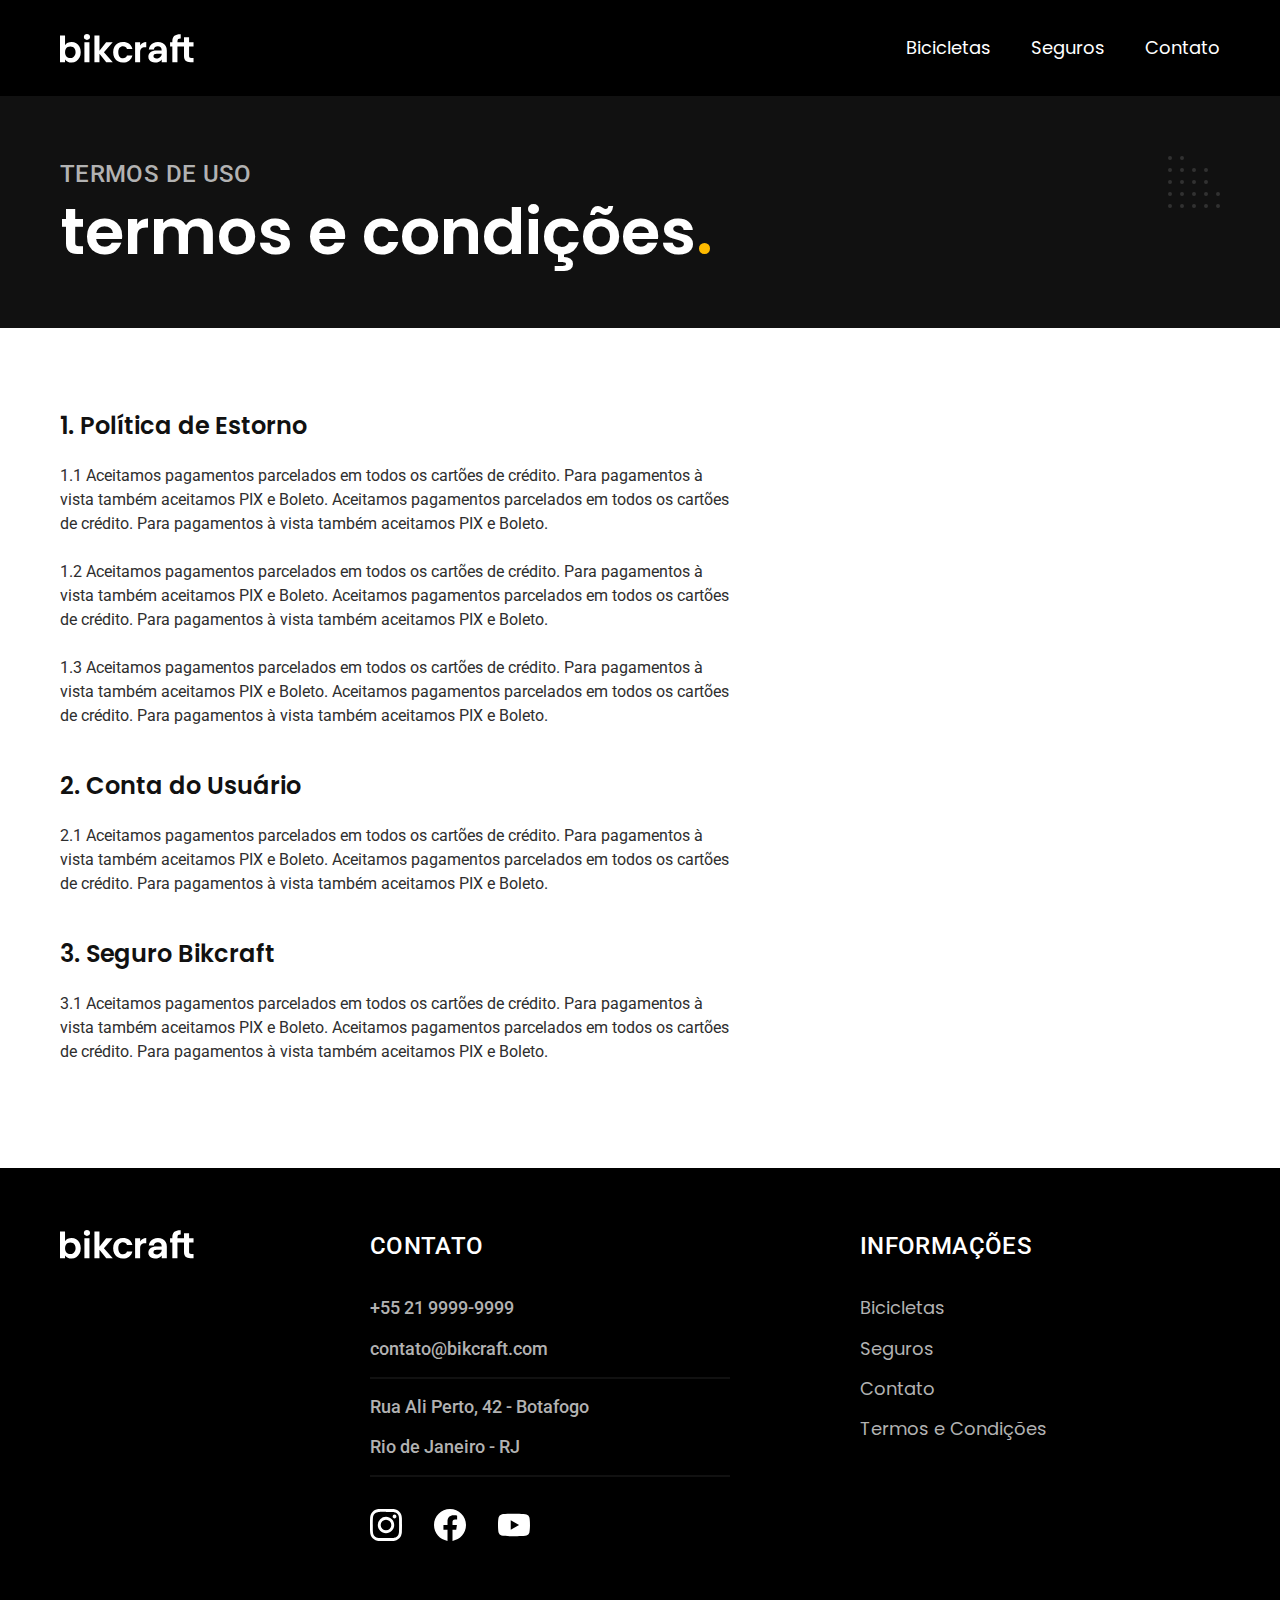
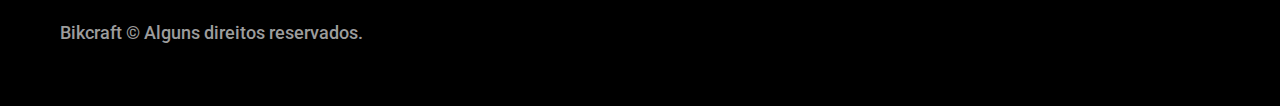
<file: termos.html>
<!DOCTYPE html>
<html lang="pt-br">

<head>
  <meta charset="UTF-8">
  <meta name="viewport" content="width=device-width, initial-scale=1.0">

  <title>Termos e Condições | Bikcraft</title>
  <meta name="description" content="Termos e condições.">

  <link rel="icon" href="./favicon.svg" type="image/svg+xml">
  <link rel="preload" href="./css/style.min.css" as="style">
  <link rel="stylesheet" href="./css/style.min.css">
  <script>document.documentElement.classList.add('js')</script>

  <link rel="preconnect" href="https://fonts.googleapis.com">
  <link rel="preconnect" href="https://fonts.gstatic.com" crossorigin>
  <link
    href="https://fonts.googleapis.com/css2?family=Merriweather:ital,wght@1,900&family=Poppins:wght@400;600&family=Roboto:wght@400;500&display=swap"
    rel="stylesheet">
</head>

<body id="termos">
  <header class="header-bg">
    <div class="header container">
      <a href="./">
        <img src="./img/bikcraft.svg" alt="Bikcraft">
      </a>

      <nav aria-label="primaria">
        <ul class="header-menu font-1-m cor-0">
          <li><a href="./bicicletas.html">Bicicletas</a></li>
          <li><a href="./seguros.html">Seguros</a></li>
          <li><a href="./contato.html">Contato</a></li>
        </ul>
      </nav>
    </div>
  </header>

  <main>
    <div class="titulo-bg">
      <div class="titulo container">
        <p class="font-2-l-b cor-5">Termos de uso</p>
        <h1 class="font-1-xxl cor-0">termos e condições<span class="cor-p1">.</span></h1>
      </div>
    </div>

    <div class="termos font-2-s cor-10 container">
      <h2 class="font-1-l cor-11">1. Política de Estorno</h2>
      <p>1.1 Aceitamos pagamentos parcelados em todos os cartões de crédito. Para pagamentos à vista também aceitamos
        PIX e Boleto. Aceitamos pagamentos parcelados em todos os cartões de crédito. Para pagamentos à vista também
        aceitamos PIX e Boleto.</p>
      <p>1.2 Aceitamos pagamentos parcelados em todos os cartões de crédito. Para pagamentos à vista também aceitamos
        PIX e Boleto. Aceitamos pagamentos parcelados em todos os cartões de crédito. Para pagamentos à vista também
        aceitamos PIX e Boleto.</p>
      <p>1.3 Aceitamos pagamentos parcelados em todos os cartões de crédito. Para pagamentos à vista também aceitamos
        PIX e Boleto. Aceitamos pagamentos parcelados em todos os cartões de crédito. Para pagamentos à vista também
        aceitamos PIX e Boleto.</p>
      <h2 class="font-1-l cor-11">2. Conta do Usuário</h2>
      <p>2.1 Aceitamos pagamentos parcelados em todos os cartões de crédito. Para pagamentos à vista também aceitamos
        PIX e Boleto. Aceitamos pagamentos parcelados em todos os cartões de crédito. Para pagamentos à vista também
        aceitamos PIX e Boleto.</p>
      <h2 class="font-1-l cor-11">3. Seguro Bikcraft</h2>
      <p>3.1 Aceitamos pagamentos parcelados em todos os cartões de crédito. Para pagamentos à vista também aceitamos
        PIX e Boleto. Aceitamos pagamentos parcelados em todos os cartões de crédito. Para pagamentos à vista também
        aceitamos PIX e Boleto.</p>
    </div>
  </main>

  <footer class="footer-bg">
    <div class="footer container">
      <img src="./img/bikcraft.svg" alt="Bikcraft">
      <div class="footer-contato">
        <h3 class="font-2-l-b cor-0">Contato</h3>
        <ul class="font-2-m cor-5">
          <li><a href="tel:+552199999999">+55 21 9999-9999</a></li>
          <li><a href="mailto:contato@bikcraft.com">contato@bikcraft.com</a></li>
          <li>Rua Ali Perto, 42 - Botafogo</li>
          <li>Rio de Janeiro - RJ</li>
        </ul>
        <div class="footer-redes">
          <a href="./">
            <img src="./img/redes/instagram.svg" alt="Instagram">
          </a>
          <a href="./">
            <img src="./img/redes/facebook.svg" alt="Facebook">
          </a>
          <a href="./">
            <img src="./img/redes/youtube.svg" alt="Youtube">
          </a>
        </div>
      </div>
      <div class="footer-informacoes">
        <h3 class="font-2-l-b cor-0">Informações</h3>
        <nav>
          <ul class="font-1-m cor-5">
            <li><a href="./bicicletas.html">Bicicletas</a></li>
            <li><a href="./seguros.html">Seguros</a></li>
            <li><a href="./contato.html">Contato</a></li>
            <li><a href="./termos.html">Termos e Condições</a></li>
          </ul>
        </nav>
      </div>
      <p class="footer-copy font-2-m cor-6">Bikcraft © Alguns direitos reservados.</p>
    </div>
  </footer>
  <script src="./js/script.js"></script>
</body>

</html>
</file>
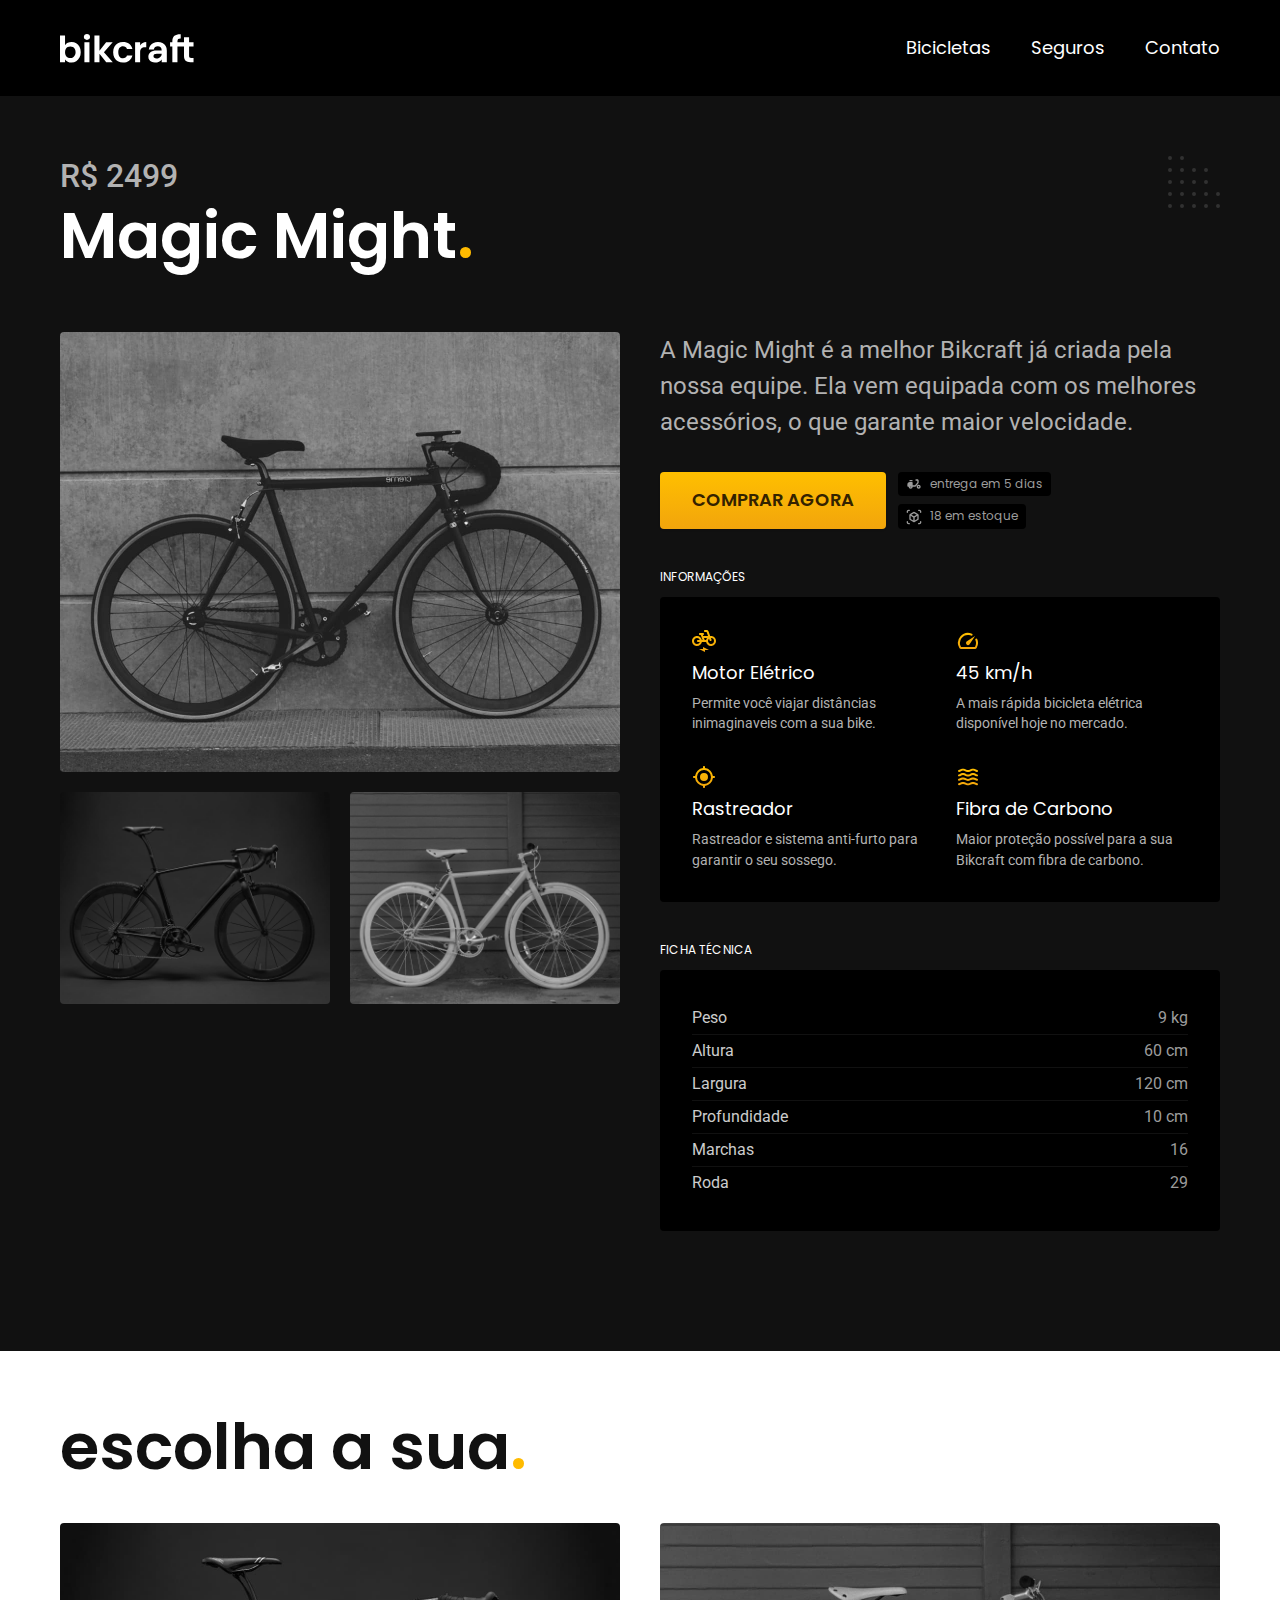
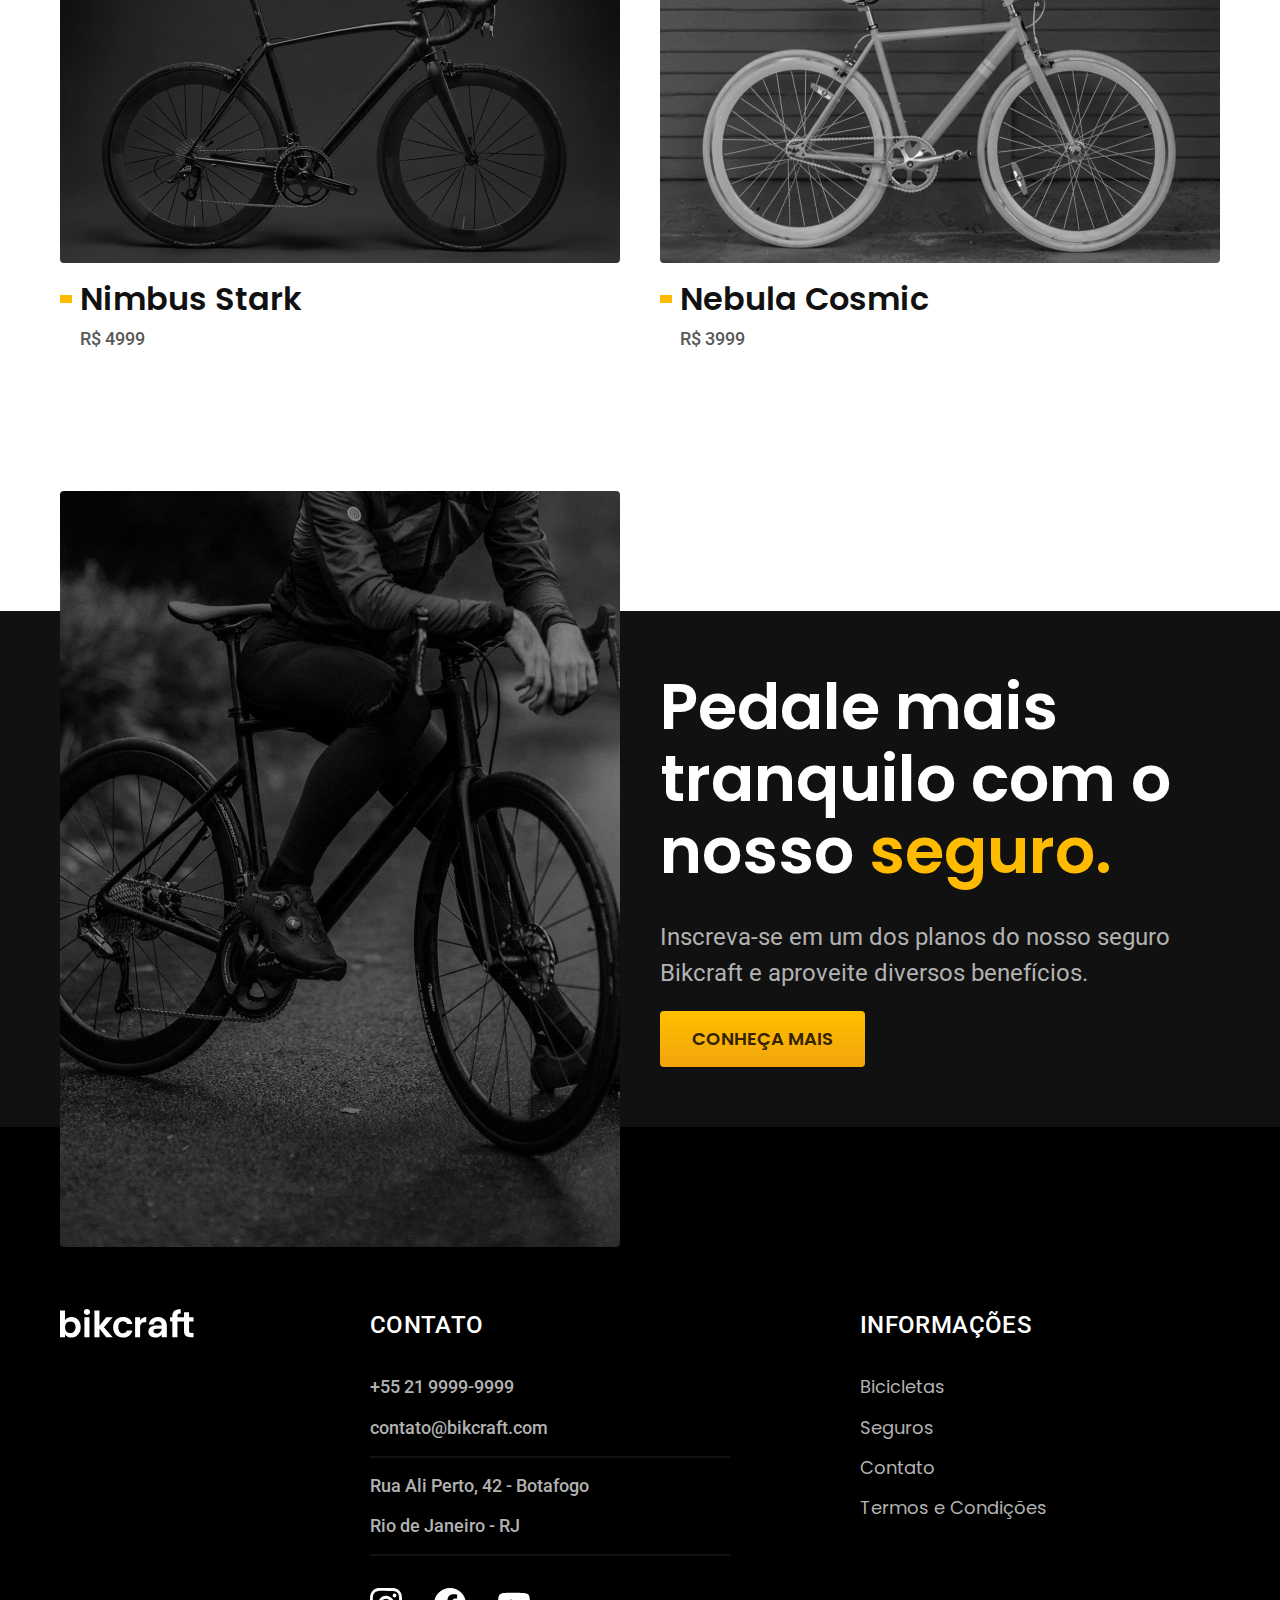
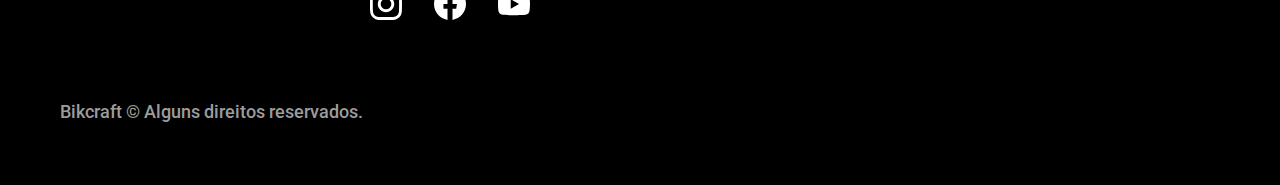
<file: bicicletas/magic.html>
<!DOCTYPE html>
<html lang="pt-br">

<head>
  <meta charset="UTF-8">
  <meta name="viewport" content="width=device-width, initial-scale=1.0">

  <title>Magic | Bikcraft</title>
  <meta name="description" content="Magic.">

  <link rel="icon" href="../favicon.svg" type="image/svg+xml">
  <link rel="stylesheet" href="../css/style.css">
  <script>document.documentElement.classList.add('js')</script>

  <link rel="preconnect" href="https://fonts.googleapis.com">
  <link rel="preconnect" href="https://fonts.gstatic.com" crossorigin>
  <link
    href="https://fonts.googleapis.com/css2?family=Merriweather:ital,wght@1,900&family=Poppins:wght@400;600&family=Roboto:wght@400;500&display=swap"
    rel="stylesheet">
</head>

<body id="bicicleta">
  <header class="header-bg">
    <div class="header container">
      <a href="../">
        <img src="../img/bikcraft.svg" alt="Bikcraft">
      </a>

      <nav aria-label="primaria">
        <ul class="header-menu font-1-m cor-0">
          <li><a href="../bicicletas.html">Bicicletas</a></li>
          <li><a href="../seguros.html">Seguros</a></li>
          <li><a href="../contato.html">Contato</a></li>
        </ul>
      </nav>
    </div>
  </header>

  <main class="titulo-bg">
    <div>
      <div class="titulo container">
        <p class="font-2-xl cor-5">R$ 2499</p>
        <h1 class="font-1-xxl cor-0">Magic Might<span class="cor-p1">.</span></h1>
      </div>
    </div>
    <div class="bicicleta container">
      <div class="bicicleta-imagens">
        <img src="../img/bicicleta/nimbus2.jpg" alt="Bicicleta 1">
        <img src="../img/bicicleta/nimbus1.jpg" alt="Bicicleta 2">
        <img src="../img/bicicleta/nimbus3.jpg" alt="Bicicleta 3">
      </div>
      <div class="bicicleta-conteudo">
        <p class="font-2-l cor-5">A Magic Might é a melhor Bikcraft já criada pela nossa equipe. Ela vem equipada com os
          melhores acessórios, o que garante maior velocidade.</p>
        <div class="bicicleta-comprar">
          <a class="botao" href="../orcamento.html?tipo=bikcraft&produto=magic">Comprar Agora</a>
          <span class="font-1-xs cor-6"><img src="../img/icones/entrega.svg" alt=""> entrega em 5 dias</span>
          <span class="font-1-xs cor-6"><img src="../img/icones/estoque.svg" alt=""> 18 em estoque</span>
        </div>

        <h2 class="font-1-xs cor-0">Informações</h2>
        <ul class="bicicleta-informacoes">
          <li>
            <img src="../img/icones/eletrica.svg" alt="">
            <h3 class="font-1-m cor-0">Motor Elétrico</h3>
            <p class="font-2-xs cor-5">Permite você viajar distâncias inimaginaveis com a sua bike.</p>
          </li>
          <li>
            <img src="../img/icones/velocidade.svg" alt="">
            <h3 class="font-1-m cor-0">45 km/h</h3>
            <p class="font-2-xs cor-5">A mais rápida bicicleta elétrica disponível hoje no mercado.</p>
          </li>
          <li>
            <img src="../img/icones/rastreador.svg" alt="">
            <h3 class="font-1-m cor-0">Rastreador</h3>
            <p class="font-2-xs cor-5">Rastreador e sistema anti-furto para garantir o seu sossego.</p>
          </li>
          <li>
            <img src="../img/icones/carbono.svg" alt="">
            <h3 class="font-1-m cor-0">Fibra de Carbono</h3>
            <p class="font-2-xs cor-5">Maior proteção possível para a sua Bikcraft com fibra de carbono.</p>
          </li>
        </ul>
        <h2 class="font-1-xs cor-0">Ficha Técnica</h2>
        <ul class="bicicleta-ficha font-2-s cor-4">
          <li>Peso <span>9 kg</span></li>
          <li>Altura <span>60 cm</span></li>
          <li>Largura <span>120 cm</span></li>
          <li>Profundidade <span>10 cm</span></li>
          <li>Marchas <span>16</span></li>
          <li>Roda <span>29</span></li>
        </ul>
      </div>
    </div>
  </main>

  <article class="bicicletas-lista container">
    <h2 class="font-1-xxl">escolha a sua<span class="cor-p1">.</span></h2>

    <ul>
      <li>
        <a href="./nimbus.html">
          <img src="../img/bicicletas/nimbus.jpg" alt="Bicicleta preta">
          <h3 class="font-1-xl">Nimbus Stark</h3>
          <span class="font-2-m cor-8">R$ 4999</span>
        </a>
      </li>
      <li>
        <a href="./nebula.html">
          <img src="../img/bicicletas/nebula.jpg" alt="Bicicleta preta">
          <h3 class="font-1-xl">Nebula Cosmic</h3>
          <span class="font-2-m cor-8">R$ 3999</span>
        </a>
      </li>
    </ul>
  </article>

  <article class="seguro-bg">
    <div class="seguro container">
      <div class="seguro-imagem">
        <img src="../img/fotos/seguros.jpg" alt="Pessoa parada em cima de uma bicicleta.">
      </div>
      <div class="seguro-conteudo">
        <h2 class="font-1-xxl cor-0">Pedale mais tranquilo com o nosso <span class="cor-p1">seguro.</span></h2>
        <p class="font-2-l cor-5">Inscreva-se em um dos planos do nosso seguro Bikcraft e aproveite diversos benefícios.
        </p>
        <a class="botao" href="../seguros.html">Conheça Mais</a>
      </div>
    </div>
  </article>

  <footer class="footer-bg">
    <div class="footer container">
      <img src="../img/bikcraft.svg" alt="Bikcraft">
      <div class="footer-contato">
        <h3 class="font-2-l-b cor-0">Contato</h3>
        <ul class="font-2-m cor-5">
          <li><a href="tel:+552199999999">+55 21 9999-9999</a></li>
          <li><a href="mailto:contato@bikcraft.com">contato@bikcraft.com</a></li>
          <li>Rua Ali Perto, 42 - Botafogo</li>
          <li>Rio de Janeiro - RJ</li>
        </ul>
        <div class="footer-redes">
          <a href="../">
            <img src="../img/redes/instagram.svg" alt="Instagram">
          </a>
          <a href="../">
            <img src="../img/redes/facebook.svg" alt="Facebook">
          </a>
          <a href="../">
            <img src="../img/redes/youtube.svg" alt="Youtube">
          </a>
        </div>
      </div>
      <div class="footer-informacoes">
        <h3 class="font-2-l-b cor-0">Informações</h3>
        <nav>
          <ul class="font-1-m cor-5">
            <li><a href="../bicicletas.html">Bicicletas</a></li>
            <li><a href="../seguros.html">Seguros</a></li>
            <li><a href="../contato.html">Contato</a></li>
            <li><a href="../termos.html">Termos e Condições</a></li>
          </ul>
        </nav>
      </div>
      <p class="footer-copy font-2-m cor-6">Bikcraft © Alguns direitos reservados.</p>
    </div>
  </footer>
  <script src="../js/script.js"></script>
</body>

</html>
</file>
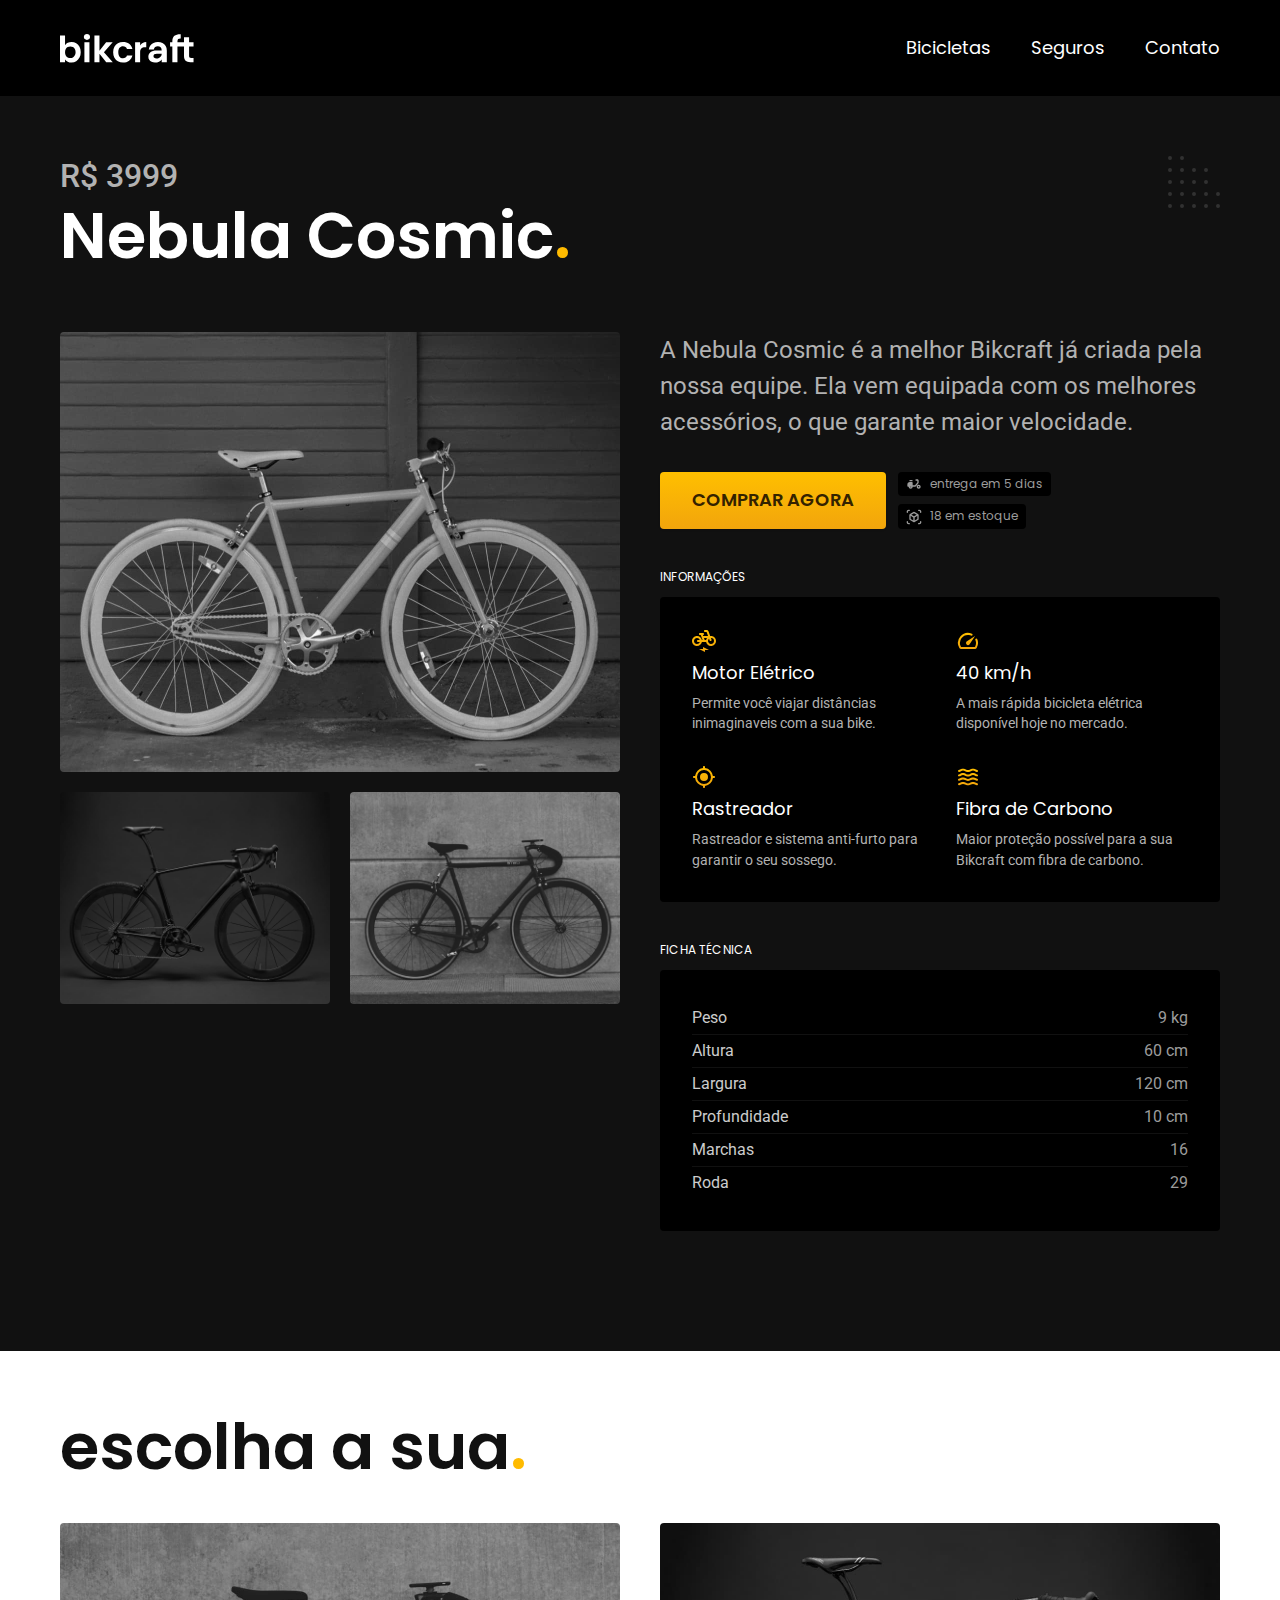
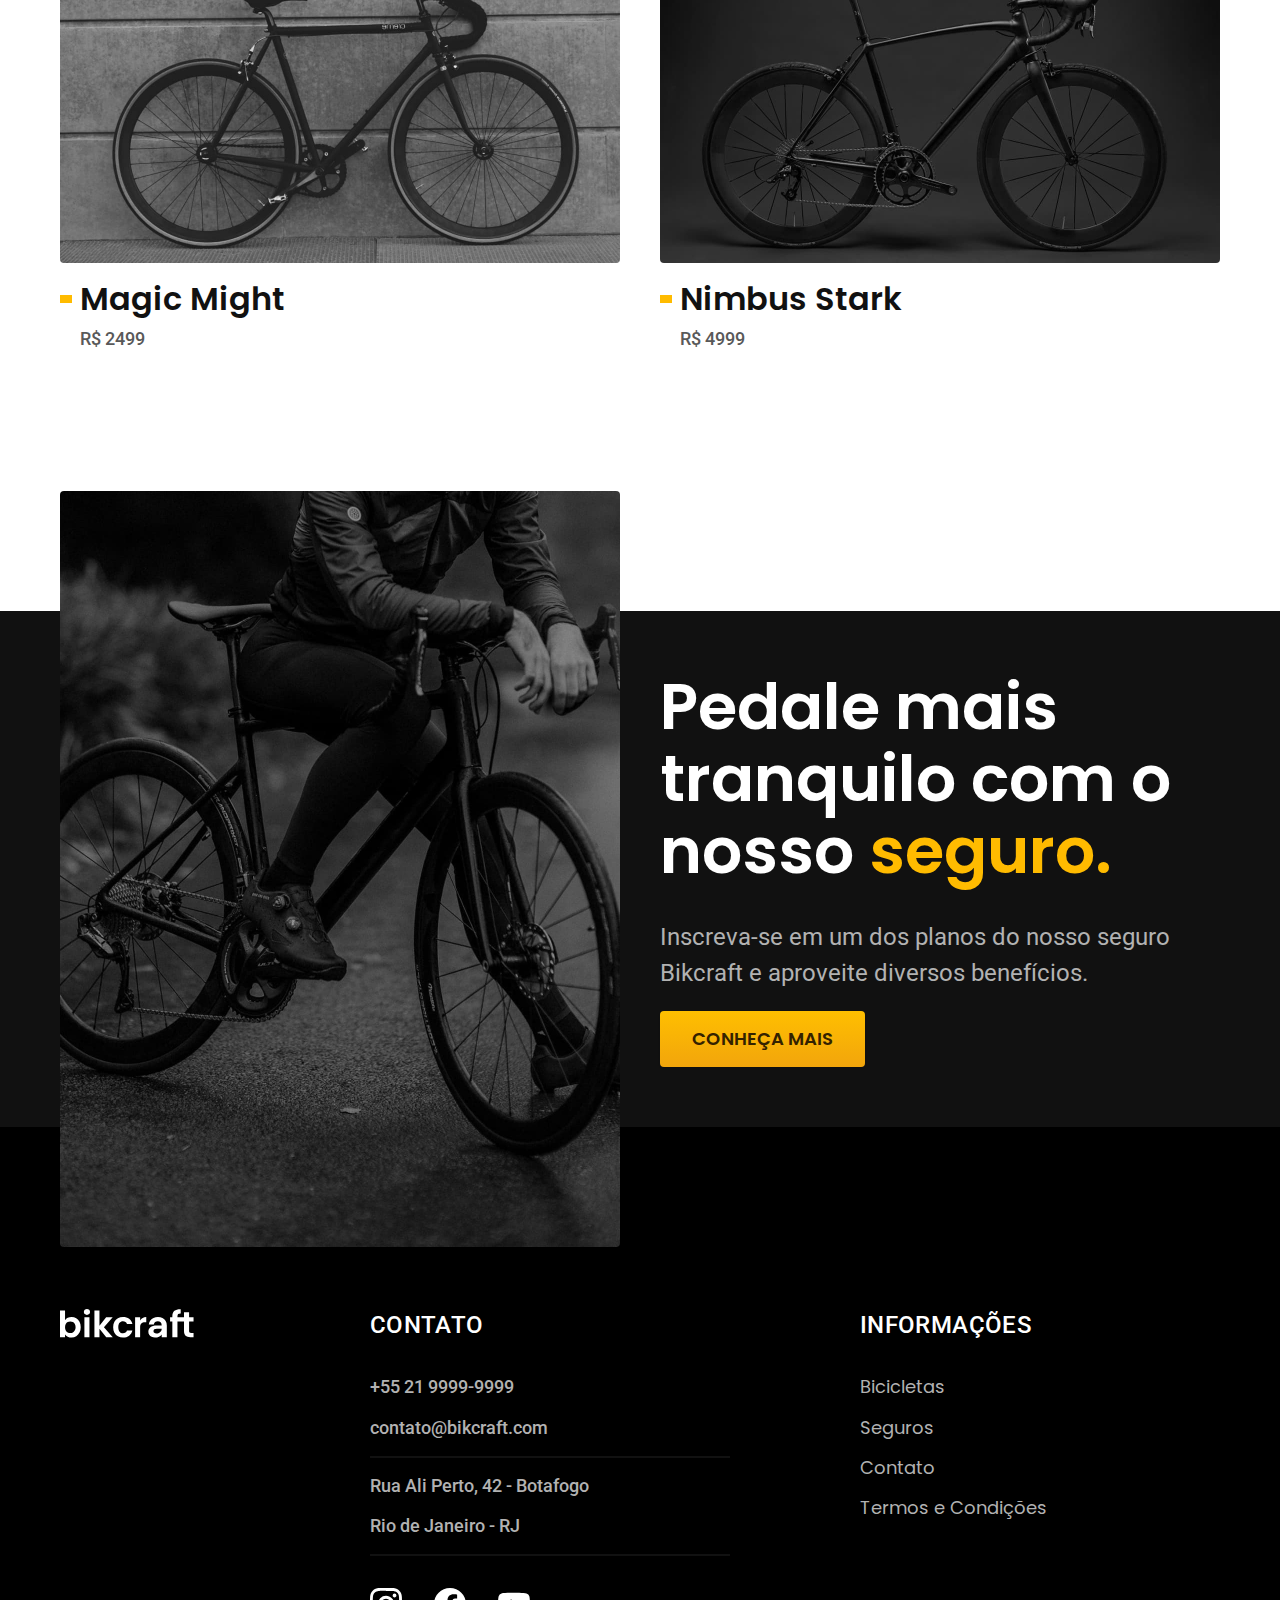
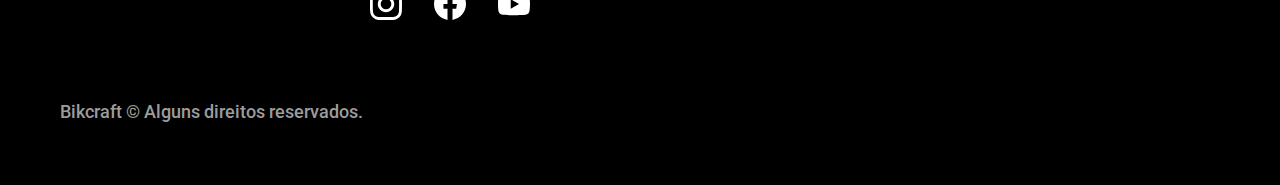
<file: bicicletas/nebula.html>
<!DOCTYPE html>
<html lang="pt-br">

<head>
  <meta charset="UTF-8">
  <meta name="viewport" content="width=device-width, initial-scale=1.0">

  <title>Nebula | Bikcraft</title>
  <meta name="description" content="Nebula.">

  <link rel="icon" href="../favicon.svg" type="image/svg+xml">
  <link rel="stylesheet" href="../css/style.css">
  <script>document.documentElement.classList.add('js')</script>

  <link rel="preconnect" href="https://fonts.googleapis.com">
  <link rel="preconnect" href="https://fonts.gstatic.com" crossorigin>
  <link
    href="https://fonts.googleapis.com/css2?family=Merriweather:ital,wght@1,900&family=Poppins:wght@400;600&family=Roboto:wght@400;500&display=swap"
    rel="stylesheet">
</head>

<body id="bicicleta">
  <header class="header-bg">
    <div class="header container">
      <a href="../">
        <img src="../img/bikcraft.svg" alt="Bikcraft">
      </a>

      <nav aria-label="primaria">
        <ul class="header-menu font-1-m cor-0">
          <li><a href="../bicicletas.html">Bicicletas</a></li>
          <li><a href="../seguros.html">Seguros</a></li>
          <li><a href="../contato.html">Contato</a></li>
        </ul>
      </nav>
    </div>
  </header>

  <main class="titulo-bg">
    <div>
      <div class="titulo container">
        <p class="font-2-xl cor-5">R$ 3999</p>
        <h1 class="font-1-xxl cor-0">Nebula Cosmic<span class="cor-p1">.</span></h1>
      </div>
    </div>
    <div class="bicicleta container">
      <div class="bicicleta-imagens">
        <img src="../img/bicicleta/nimbus3.jpg" alt="Bicicleta 1">
        <img src="../img/bicicleta/nimbus1.jpg" alt="Bicicleta 2">
        <img src="../img/bicicleta/nimbus2.jpg" alt="Bicicleta 3">
      </div>
      <div class="bicicleta-conteudo">
        <p class="font-2-l cor-5">A Nebula Cosmic é a melhor Bikcraft já criada pela nossa equipe. Ela vem equipada com
          os melhores acessórios, o que garante maior velocidade.</p>
        <div class="bicicleta-comprar">
          <a class="botao" href="../orcamento.html?tipo=bikcraft&produto=nebula">Comprar Agora</a>
          <span class="font-1-xs cor-6"><img src="../img/icones/entrega.svg" alt=""> entrega em 5 dias</span>
          <span class="font-1-xs cor-6"><img src="../img/icones/estoque.svg" alt=""> 18 em estoque</span>
        </div>

        <h2 class="font-1-xs cor-0">Informações</h2>
        <ul class="bicicleta-informacoes">
          <li>
            <img src="../img/icones/eletrica.svg" alt="">
            <h3 class="font-1-m cor-0">Motor Elétrico</h3>
            <p class="font-2-xs cor-5">Permite você viajar distâncias inimaginaveis com a sua bike.</p>
          </li>
          <li>
            <img src="../img/icones/velocidade.svg" alt="">
            <h3 class="font-1-m cor-0">40 km/h</h3>
            <p class="font-2-xs cor-5">A mais rápida bicicleta elétrica disponível hoje no mercado.</p>
          </li>
          <li>
            <img src="../img/icones/rastreador.svg" alt="">
            <h3 class="font-1-m cor-0">Rastreador</h3>
            <p class="font-2-xs cor-5">Rastreador e sistema anti-furto para garantir o seu sossego.</p>
          </li>
          <li>
            <img src="../img/icones/carbono.svg" alt="">
            <h3 class="font-1-m cor-0">Fibra de Carbono</h3>
            <p class="font-2-xs cor-5">Maior proteção possível para a sua Bikcraft com fibra de carbono.</p>
          </li>
        </ul>
        <h2 class="font-1-xs cor-0">Ficha Técnica</h2>
        <ul class="bicicleta-ficha font-2-s cor-4">
          <li>Peso <span>9 kg</span></li>
          <li>Altura <span>60 cm</span></li>
          <li>Largura <span>120 cm</span></li>
          <li>Profundidade <span>10 cm</span></li>
          <li>Marchas <span>16</span></li>
          <li>Roda <span>29</span></li>
        </ul>
      </div>
    </div>
  </main>

  <article class="bicicletas-lista container">
    <h2 class="font-1-xxl">escolha a sua<span class="cor-p1">.</span></h2>

    <ul>
      <li>
        <a href="./magic.html">
          <img src="../img/bicicletas/magic.jpg" alt="Bicicleta preta">
          <h3 class="font-1-xl">Magic Might</h3>
          <span class="font-2-m cor-8">R$ 2499</span>
        </a>
      </li>
      <li>
        <a href="./nimbus.html">
          <img src="../img/bicicletas/nimbus.jpg" alt="Bicicleta preta">
          <h3 class="font-1-xl">Nimbus Stark</h3>
          <span class="font-2-m cor-8">R$ 4999</span>
        </a>
      </li>
    </ul>
  </article>

  <article class="seguro-bg">
    <div class="seguro container">
      <div class="seguro-imagem">
        <img src="../img/fotos/seguros.jpg" alt="Pessoa parada em cima de uma bicicleta.">
      </div>
      <div class="seguro-conteudo">
        <h2 class="font-1-xxl cor-0">Pedale mais tranquilo com o nosso <span class="cor-p1">seguro.</span></h2>
        <p class="font-2-l cor-5">Inscreva-se em um dos planos do nosso seguro Bikcraft e aproveite diversos benefícios.
        </p>
        <a class="botao" href="../seguros.html">Conheça Mais</a>
      </div>
    </div>
  </article>

  <footer class="footer-bg">
    <div class="footer container">
      <img src="../img/bikcraft.svg" alt="Bikcraft">
      <div class="footer-contato">
        <h3 class="font-2-l-b cor-0">Contato</h3>
        <ul class="font-2-m cor-5">
          <li><a href="tel:+552199999999">+55 21 9999-9999</a></li>
          <li><a href="mailto:contato@bikcraft.com">contato@bikcraft.com</a></li>
          <li>Rua Ali Perto, 42 - Botafogo</li>
          <li>Rio de Janeiro - RJ</li>
        </ul>
        <div class="footer-redes">
          <a href="../">
            <img src="../img/redes/instagram.svg" alt="Instagram">
          </a>
          <a href="../">
            <img src="../img/redes/facebook.svg" alt="Facebook">
          </a>
          <a href="../">
            <img src="../img/redes/youtube.svg" alt="Youtube">
          </a>
        </div>
      </div>
      <div class="footer-informacoes">
        <h3 class="font-2-l-b cor-0">Informações</h3>
        <nav>
          <ul class="font-1-m cor-5">
            <li><a href="../bicicletas.html">Bicicletas</a></li>
            <li><a href="../seguros.html">Seguros</a></li>
            <li><a href="../contato.html">Contato</a></li>
            <li><a href="../termos.html">Termos e Condições</a></li>
          </ul>
        </nav>
      </div>
      <p class="footer-copy font-2-m cor-6">Bikcraft © Alguns direitos reservados.</p>
    </div>
  </footer>
  <script src="../js/script.js"></script>
</body>

</html>
</file>
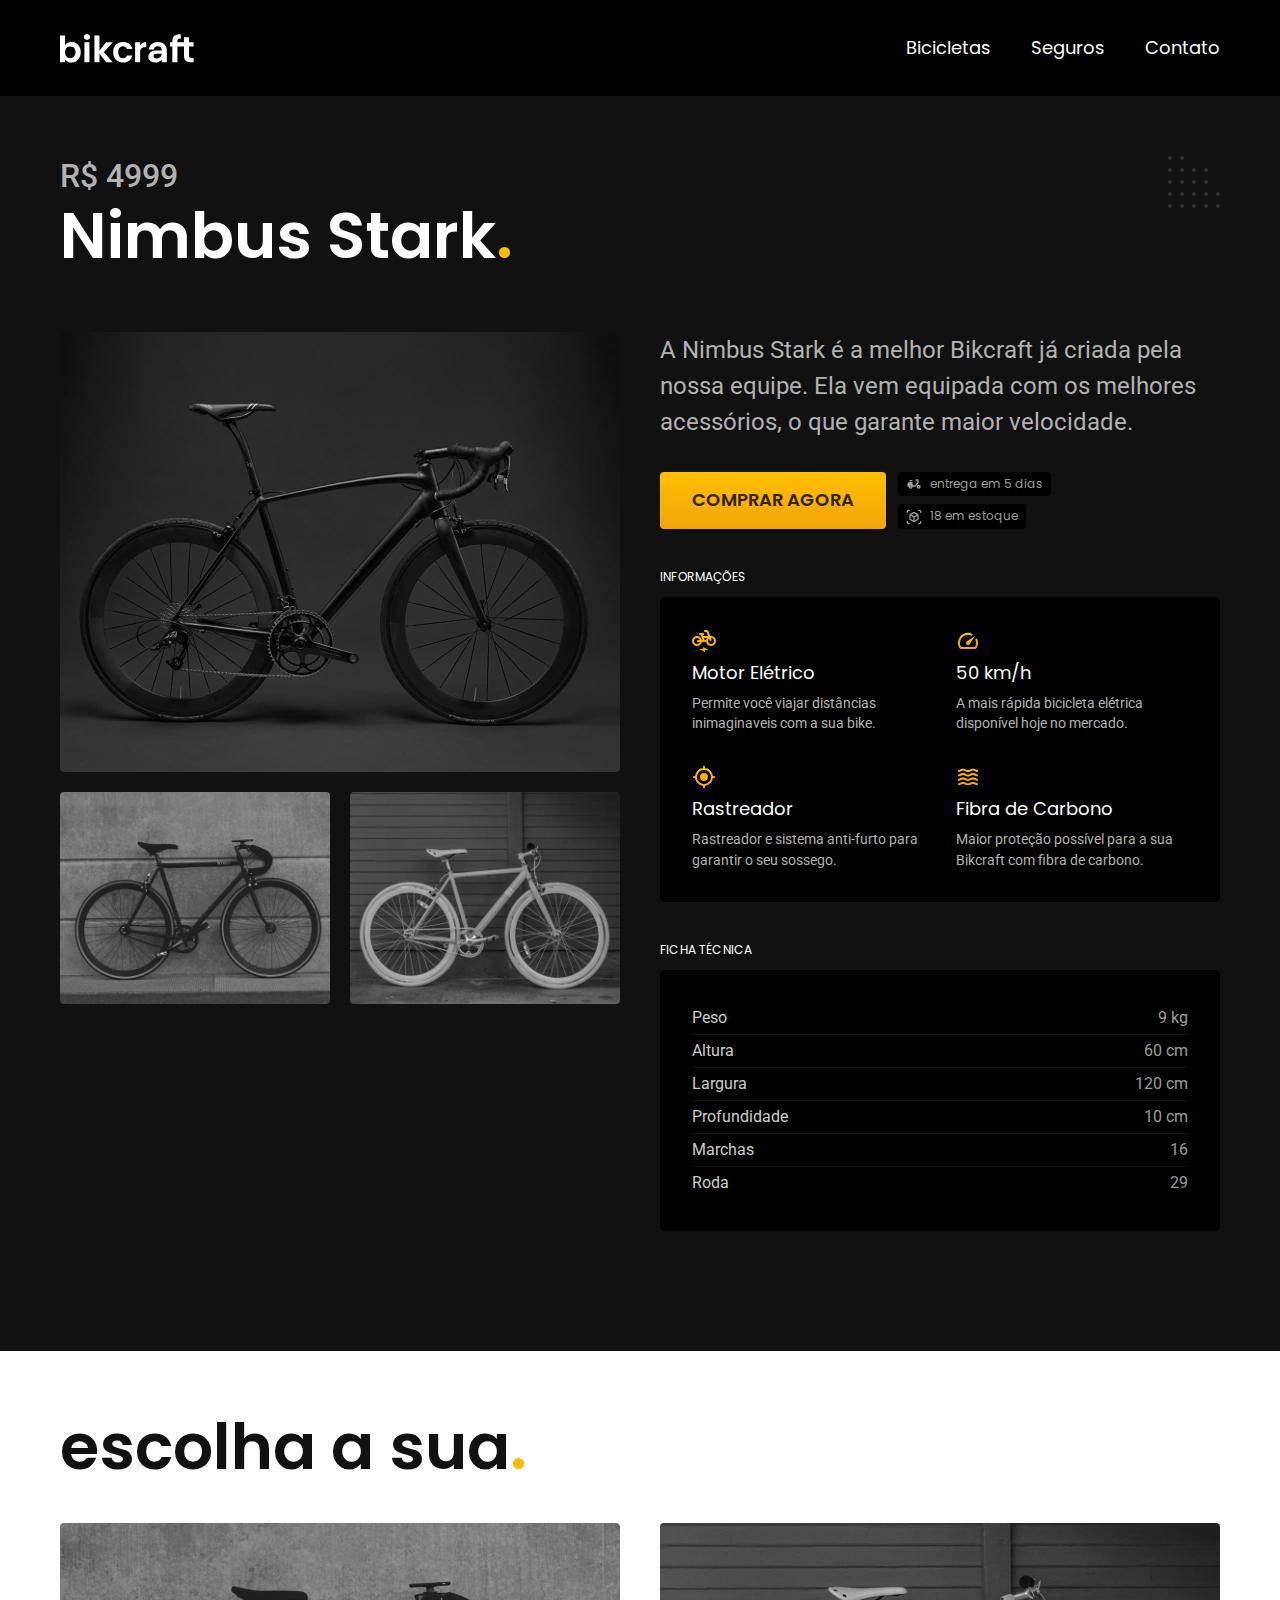
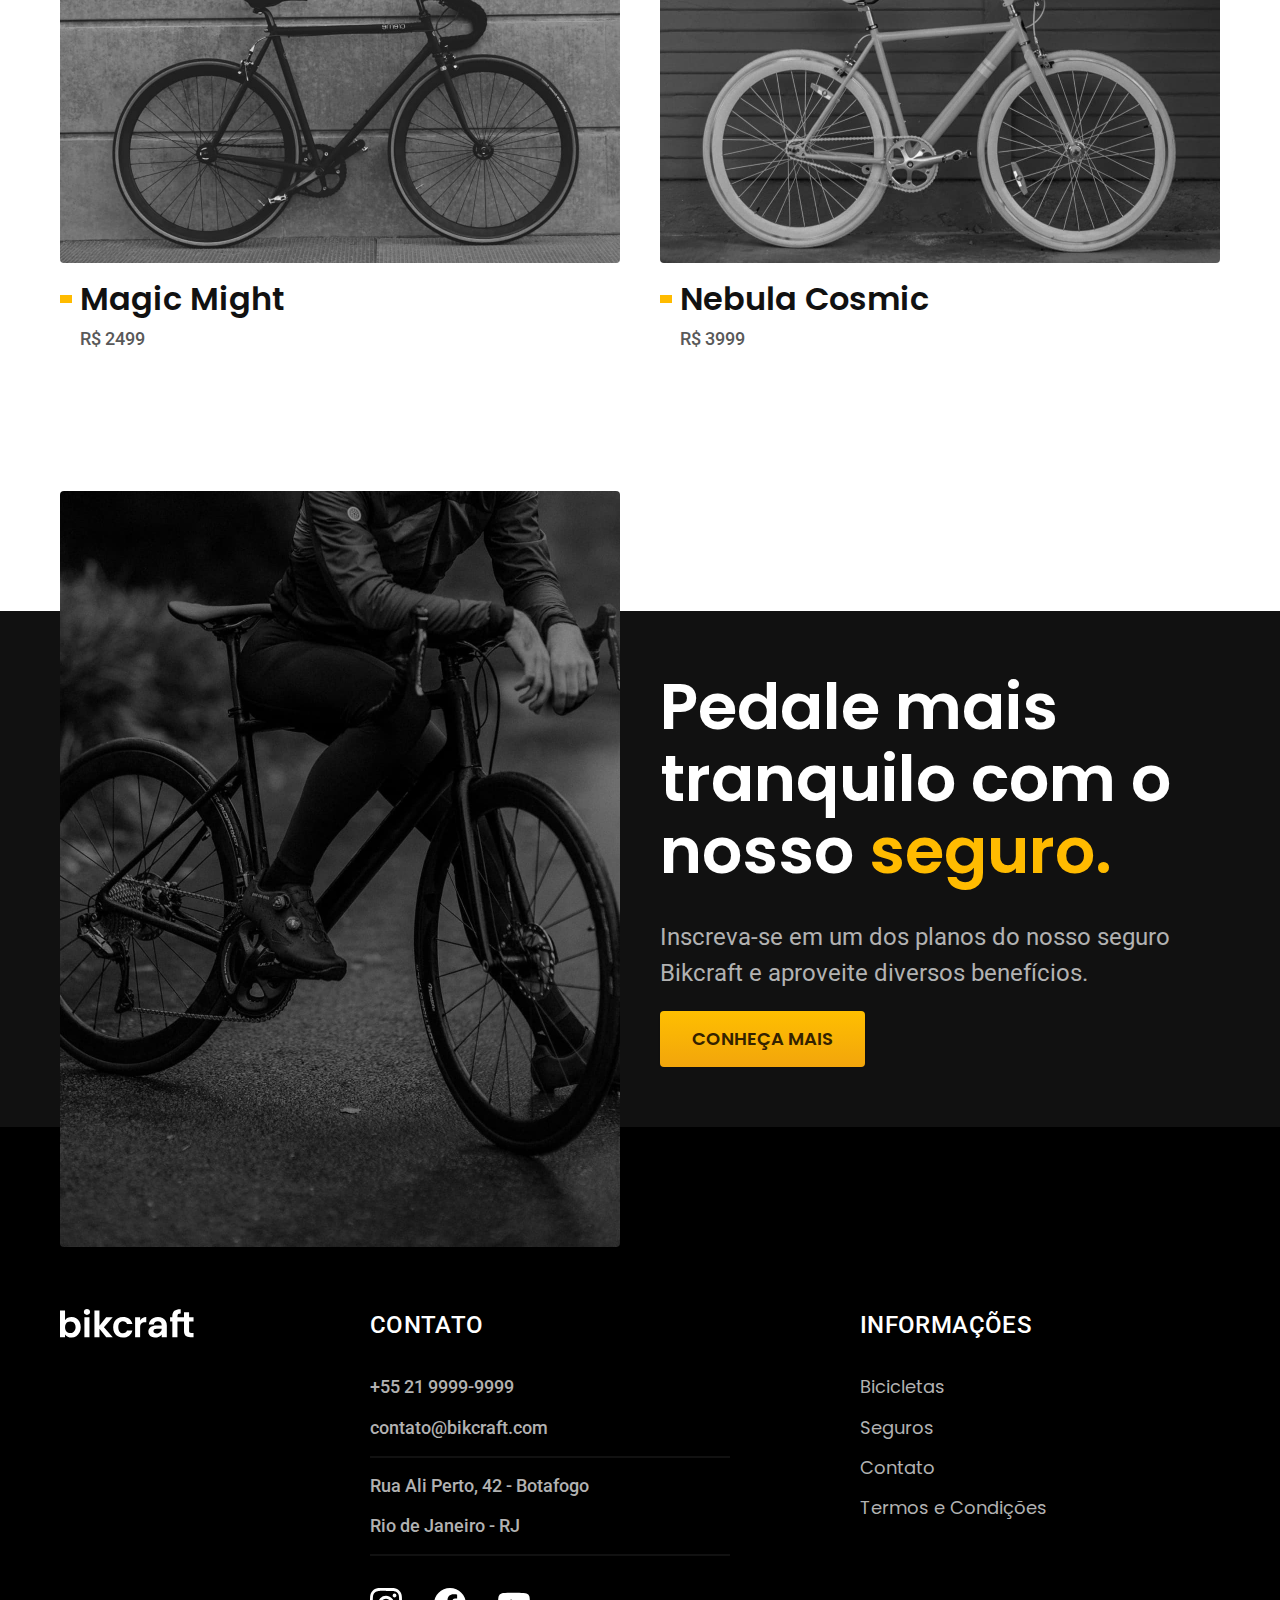
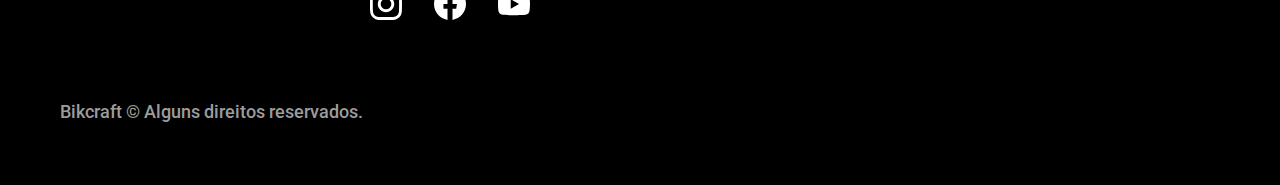
<file: bicicletas/nimbus.html>
<!DOCTYPE html>
<html lang="pt-br">

<head>
  <meta charset="UTF-8">
  <meta name="viewport" content="width=device-width, initial-scale=1.0">

  <title>Nimbus | Bikcraft</title>
  <meta name="description" content="Nimbus.">

  <link rel="icon" href="../favicon.svg" type="image/svg+xml">
  <link rel="stylesheet" href="../css/style.css">
  <script>document.documentElement.classList.add('js')</script>

  <link rel="preconnect" href="https://fonts.googleapis.com">
  <link rel="preconnect" href="https://fonts.gstatic.com" crossorigin>
  <link
    href="https://fonts.googleapis.com/css2?family=Merriweather:ital,wght@1,900&family=Poppins:wght@400;600&family=Roboto:wght@400;500&display=swap"
    rel="stylesheet">
</head>

<body id="bicicleta">
  <header class="header-bg">
    <div class="header container">
      <a href="../">
        <img src="../img/bikcraft.svg" alt="Bikcraft">
      </a>

      <nav aria-label="primaria">
        <ul class="header-menu font-1-m cor-0">
          <li><a href="../bicicletas.html">Bicicletas</a></li>
          <li><a href="../seguros.html">Seguros</a></li>
          <li><a href="../contato.html">Contato</a></li>
        </ul>
      </nav>
    </div>
  </header>

  <main class="titulo-bg">
    <div>
      <div class="titulo container">
        <p class="font-2-xl cor-5">R$ 4999</p>
        <h1 class="font-1-xxl cor-0">Nimbus Stark<span class="cor-p1">.</span></h1>
      </div>
    </div>
    <div class="bicicleta container">
      <div class="bicicleta-imagens">
        <img src="../img/bicicleta/nimbus1.jpg" alt="Bicicleta 1">
        <img src="../img/bicicleta/nimbus2.jpg" alt="Bicicleta 2">
        <img src="../img/bicicleta/nimbus3.jpg" alt="Bicicleta 3">
      </div>
      <div class="bicicleta-conteudo">
        <p class="font-2-l cor-5">A Nimbus Stark é a melhor Bikcraft já criada pela nossa equipe. Ela vem equipada com
          os melhores acessórios, o que garante maior velocidade.</p>
        <div class="bicicleta-comprar">
          <a class="botao" href="../orcamento.html?tipo=bikcraft&produto=nimbus">Comprar Agora</a>
          <span class="font-1-xs cor-6"><img src="../img/icones/entrega.svg" alt=""> entrega em 5 dias</span>
          <span class="font-1-xs cor-6"><img src="../img/icones/estoque.svg" alt=""> 18 em estoque</span>
        </div>

        <h2 class="font-1-xs cor-0">Informações</h2>
        <ul class="bicicleta-informacoes">
          <li>
            <img src="../img/icones/eletrica.svg" alt="">
            <h3 class="font-1-m cor-0">Motor Elétrico</h3>
            <p class="font-2-xs cor-5">Permite você viajar distâncias inimaginaveis com a sua bike.</p>
          </li>
          <li>
            <img src="../img/icones/velocidade.svg" alt="">
            <h3 class="font-1-m cor-0">50 km/h</h3>
            <p class="font-2-xs cor-5">A mais rápida bicicleta elétrica disponível hoje no mercado.</p>
          </li>
          <li>
            <img src="../img/icones/rastreador.svg" alt="">
            <h3 class="font-1-m cor-0">Rastreador</h3>
            <p class="font-2-xs cor-5">Rastreador e sistema anti-furto para garantir o seu sossego.</p>
          </li>
          <li>
            <img src="../img/icones/carbono.svg" alt="">
            <h3 class="font-1-m cor-0">Fibra de Carbono</h3>
            <p class="font-2-xs cor-5">Maior proteção possível para a sua Bikcraft com fibra de carbono.</p>
          </li>
        </ul>
        <h2 class="font-1-xs cor-0">Ficha Técnica</h2>
        <ul class="bicicleta-ficha font-2-s cor-4">
          <li>Peso <span>9 kg</span></li>
          <li>Altura <span>60 cm</span></li>
          <li>Largura <span>120 cm</span></li>
          <li>Profundidade <span>10 cm</span></li>
          <li>Marchas <span>16</span></li>
          <li>Roda <span>29</span></li>
        </ul>
      </div>
    </div>
  </main>

  <article class="bicicletas-lista container">
    <h2 class="font-1-xxl">escolha a sua<span class="cor-p1">.</span></h2>

    <ul>
      <li>
        <a href="./magic.html">
          <img src="../img/bicicletas/magic.jpg" alt="Bicicleta preta">
          <h3 class="font-1-xl">Magic Might</h3>
          <span class="font-2-m cor-8">R$ 2499</span>
        </a>
      </li>
      <li>
        <a href="./nebula.html">
          <img src="../img/bicicletas/nebula.jpg" alt="Bicicleta preta">
          <h3 class="font-1-xl">Nebula Cosmic</h3>
          <span class="font-2-m cor-8">R$ 3999</span>
        </a>
      </li>
    </ul>
  </article>

  <article class="seguro-bg">
    <div class="seguro container">
      <div class="seguro-imagem">
        <img src="../img/fotos/seguros.jpg" alt="Pessoa parada em cima de uma bicicleta.">
      </div>
      <div class="seguro-conteudo">
        <h2 class="font-1-xxl cor-0">Pedale mais tranquilo com o nosso <span class="cor-p1">seguro.</span></h2>
        <p class="font-2-l cor-5">Inscreva-se em um dos planos do nosso seguro Bikcraft e aproveite diversos benefícios.
        </p>
        <a class="botao" href="../seguros.html">Conheça Mais</a>
      </div>
    </div>
  </article>

  <footer class="footer-bg">
    <div class="footer container">
      <img src="../img/bikcraft.svg" alt="Bikcraft">
      <div class="footer-contato">
        <h3 class="font-2-l-b cor-0">Contato</h3>
        <ul class="font-2-m cor-5">
          <li><a href="tel:+552199999999">+55 21 9999-9999</a></li>
          <li><a href="mailto:contato@bikcraft.com">contato@bikcraft.com</a></li>
          <li>Rua Ali Perto, 42 - Botafogo</li>
          <li>Rio de Janeiro - RJ</li>
        </ul>
        <div class="footer-redes">
          <a href="../">
            <img src="../img/redes/instagram.svg" alt="Instagram">
          </a>
          <a href="../">
            <img src="../img/redes/facebook.svg" alt="Facebook">
          </a>
          <a href="../">
            <img src="../img/redes/youtube.svg" alt="Youtube">
          </a>
        </div>
      </div>
      <div class="footer-informacoes">
        <h3 class="font-2-l-b cor-0">Informações</h3>
        <nav>
          <ul class="font-1-m cor-5">
            <li><a href="../bicicletas.html">Bicicletas</a></li>
            <li><a href="../seguros.html">Seguros</a></li>
            <li><a href="../contato.html">Contato</a></li>
            <li><a href="../termos.html">Termos e Condições</a></li>
          </ul>
        </nav>
      </div>
      <p class="footer-copy font-2-m cor-6">Bikcraft © Alguns direitos reservados.</p>
    </div>
  </footer>
  <script src="../js/script.js"></script>
</body>

</html>
</file>
<file: css/style.css>
@import "./global/global.css";
@import "./utilidades/tipografia.css";
@import "./utilidades/cores.css";
@import "./utilidades/animacao.css";

@import "./global/header.css";
@import "./global/footer.css";

/* Utilidades */
@import "./utilidades/componentes.css";
@import "./utilidades/formulario.css";

/* Home */
@import "./home/introducao.css";
@import "./home/tecnologia.css";
@import "./home/parceiros.css";
@import "./home/depoimento.css";

/* Bicicletas */
@import "./bicicletas/bicicletas-lista.css";
@import "./bicicletas/bicicletas.css";

/* Bicicleta */
@import "./bicicleta/bicicleta.css";
@import "./bicicleta/seguro.css";

/* Seguros */
@import "./seguros/seguros.css";
@import "./seguros/vantagens.css";
@import "./seguros/perguntas.css";

/* Contato */
@import "./contato/contato.css";
@import "./contato/lojas.css";

/* Contato */
@import "./orcamento/orcamento.css";

/* Termos */
@import "./termos/termos.css";
</file>
<file: css/style.min.css>
body{margin:0;font-family:Arial,Helvetica,sans-serif;color:#111}blockquote,dd,h1,h2,h3,h4,p,ul{margin:0}ul{padding:0;list-style:none}a{text-decoration:none;color:inherit}img{max-width:100%;display:block}img[src$=".jpg"]{border-radius:4px}.font-1-xs{font:400 0.75rem/1.35 Poppins,sans-serif}.font-2-xs{font:400 0.875rem/1.43 Roboto,sans-serif}.font-1-s{font:400 1rem/1.5 Poppins,sans-serif}.font-2-s{font:400 1rem/1.5 Roboto,sans-serif}.font-1-m,.font-1-m-b{font:400 1.125rem/1.35 Poppins,sans-serif}.font-1-m-b{font-weight:600}.font-2-m{font:500 1.125rem/1.35 Roboto,sans-serif}.font-1-l{font:400 1.5rem/1.5 Poppins,sans-serif}.font-2-l,.font-2-l-b{font:400 1.5rem/1.5 Roboto,sans-serif}.font-2-l-b{font-weight:500;letter-spacing:.015em;text-transform:uppercase}.font-1-xl{font:600 2rem/1.25 Poppins,sans-serif}.font-2-xl{font:500 2rem/1.25 Roboto,sans-serif}.font-1-xxl{font:600 4rem/1.125 Poppins,sans-serif}@media (max-width:1200px){.font-1-xxl{font-size:3rem}.font-2-l,.font-2-l-b{font-size:1.125rem}}@media (max-width:800px){.font-1-xxl{font-size:2rem}.font-1-xl,.font-2-xl{font-size:1.5rem}}:root{--cor-0:#ffffff;--cor-1:#f7f7f7;--cor-2:#ededed;--cor-3:#dedede;--cor-4:#cccccc;--cor-5:#b2b2b2;--cor-6:#9c9c9c;--cor-7:#717171;--cor-8:#595959;--cor-9:#404040;--cor-10:#2e2e2e;--cor-11:#111111;--cor-12:#000000;--cor-p1:#ffbb00;--cor-p2:#e4a30b;--cor-p3:#a66f00;--cor-p4:#664400;--cor-p5:#332200}.cor-0{color:var(--cor-0)}.cor-1{color:var(--cor-1)}.cor-2{color:var(--cor-2)}.cor-3{color:var(--cor-3)}.cor-4{color:var(--cor-4)}.cor-5{color:var(--cor-5)}.cor-6{color:var(--cor-6)}.cor-7{color:var(--cor-7)}.cor-8{color:var(--cor-8)}.cor-9{color:var(--cor-9)}.cor-10{color:var(--cor-10)}.cor-11{color:var(--cor-11)}.cor-12{color:var(--cor-12)}.cor-p1{color:var(--cor-p1)}.cor-p2{color:var(--cor-p2)}.cor-p3{color:var(--cor-p3)}.cor-p4{color:var(--cor-p4)}.cor-p5{color:var(--cor-p5)}.js .fadeInDown{transform:translate3d(0,-20px,0)}.js .fadeInUp{transform:translate3d(0,20px,0)}.js .fadeInRight{transform:translate3d(20px,0,0)}.js .fadeInLeft{transform:translate3d(-20px,0,0)}.js [data-anime]{opacity:0}.js .anime{opacity:1;transform:none;transition:transform .8s,opacity .8s}.header-bg{background-color:var(--cor-12)}.header{display:flex;flex-wrap:wrap;gap:20px;justify-content:space-between;align-items:center;padding-top:20px;padding-bottom:20px}.header-menu{display:flex;flex-wrap:wrap;gap:40px}.header-menu a{display:inline-block;padding:16px 0;position:relative}.header-menu a:after{content:"";display:block;height:2px;width:0;background:var(--cor-0);margin-top:4px;transition:.3s;position:absolute}.header-menu a.ativo::after,.header-menu a:hover::after{width:100%}@media (max-width:800px){.header-menu{gap:20px}.header-menu a{background:var(--cor-11);padding:12px 16px;border-radius:4px}.header-menu a:hover{background-color:var(--cor-10)}.header a:after{display:none}}@media (max-width:600px){.header-menu{gap:12px}.header-menu a{padding:8px 12px;font-size:14px}}.footer-bg{background-color:var(--cor-12)}.footer{display:grid;grid-template-columns:3fr 5fr 4fr;gap:40px;padding-top:60px;padding-bottom:60px}.footer h3{margin-bottom:32px}.footer-contato ul{margin-bottom:32px}.footer-contato li:nth-child(even):after{content:"";display:block;max-width:360px;height:2px;background:var(--cor-11);margin-top:16px}.footer li{margin-bottom:16px}.footer-redes{display:flex;gap:32px}.footer a:hover{color:var(--cor-0)}.footer-copy{grid-column:1/-1;margin-top:40px}@media (max-width:800px){.footer>img{display:none}.footer{grid-template-columns:1fr 1fr}}@media (max-width:600px){.footer{grid-template-columns:1fr;gap:60px}.footer-copy{margin-top:0}}.container{box-sizing:border-box;max-width:1200px;padding-left:20px;padding-right:20px;margin-left:auto;margin-right:auto}.botao{display:inline-block;padding:16px 32px;background:linear-gradient(#ffbf00,#f2a50c);border-radius:4px;box-shadow:0 1px 2px rgba(0,0,0,.1);text-transform:uppercase;color:var(--cor-p5);font:600 1.125rem/1.35 Poppins,sans-serif;max-width:max-content;border:none;cursor:pointer}.botao:hover{background:linear-gradient(#ffb60d,#e59317)}.botao.secundario{background:var(--cor-10);color:var(--cor-2)}.botao.secundario:hover{background:var(--cor-9)}.botao.seta{display:flex;align-items:center}.botao.seta::after{content:"";display:inline-block;width:18px;height:10px;margin-left:12px;background:url("../img/icones/seta.svg");transition:transform .2s}.botao.seta:hover::after{transform:translateX(4px)}@media (max-width:600px){.botao{padding:12px 16px;font-size:1rem}}.link{display:inline-block;color:var(--cor-p1);font:500 1.5rem/1.5 Poppins,sans-serif;text-transform:uppercase}.link::after{content:"";display:block;width:100%;height:4px;background-color:currentColor}.link:hover{color:var(--cor-0)}.titulo-bg{padding-top:60px;padding-bottom:60px;background-color:var(--cor-11)}.titulo{background:url("../img/dec/top-right.svg") no-repeat top right 20px}.titulo p{margin-bottom:4px}@media (max-width:800px){.titulo-bg{padding-top:40px;padding-bottom:40px}.titulo p{font-size:1rem;text-transform:lowercase;font-weight:400}}.form{display:grid;grid-template-columns:1fr 1fr;gap:20px}.form label{display:block;font:400 1rem/1.5 Poppins,sans-serif;margin-bottom:4px}.form .col-2{grid-column:span 2}.form input[type=email],.form input[type=text],.form textarea{font:400 1rem/1.5 Roboto,sans-serif;background:var(--cor-1);border:1px solid var(--cor-2);padding:12px;border-radius:4px;width:100%;box-sizing:border-box}.form input[type=email]:focus,.form input[type=text]:focus,.form textarea:focus{outline:0;border-color:var(--cor-p1);background:var(--cor-0);box-shadow:0 0 0 2px #fea}@media (max-width:600px){.form{grid-template-columns:1fr}.form .col-2{grid-column:1}}.introducao-bg{background:var(--cor-12) url("../img/dec/bottom-left.svg") no-repeat bottom 160px left 20px;box-shadow:inset 0 -120px var(--cor-0)}.introducao{display:grid;grid-template-columns:1fr 1fr;gap:0 40px}.introducao-conteudo{align-self:end;padding-bottom:200px}.introducao img{width:100%;height:100%;object-fit:cover;border-radius:4px}.introducao h1{margin-bottom:32px}.introducao p{margin-bottom:20px}@media (max-width:800px){.introducao-bg{background:var(--cor-11);padding-top:40px;box-shadow:inset 0 -60px #fff}.introducao{grid-template-columns:1fr;gap:32px}.introducao-conteudo{padding-bottom:0}.introducao h1{margin-bottom:16px}.introducao img{height:300px;width:100%}}.tecnologia-bg{background-color:var(--cor-11);box-shadow:inset 0 80px var(--cor-0),inset 0 -80px var(--cor-0)}.tecnologia{display:grid;grid-template-columns:1fr 1fr;gap:40px}.tecnologia-imagem img{width:100%;height:100%;object-fit:cover;object-position:left}.tecnologia-conteudo{padding-top:160px;padding-bottom:160px}.tecnologia-conteudo>span{display:block;margin-bottom:20px}.tecnologia-conteudo h2{margin-bottom:32px}.tecnologia-conteudo>p{margin-bottom:20px}.tecnologia a{margin-bottom:80px}.tecnologia-vantagens{display:flex;gap:40px}.tecnologia-vantagens h3{margin-bottom:8px;width:max-content}.tecnologia-vantagens img{width:24px;margin-bottom:8px}@media (max-width:800px){.tecnologia-bg{box-shadow:initial}.tecnologia{grid-template-columns:1fr}.tecnologia-conteudo{padding-top:60px;padding-bottom:60px}.tecnologia-imagem{display:none}.tecnologia a{margin-bottom:60px}}@media (max-width:600px){.tecnologia-vantagens{flex-direction:column}}.parceiros{padding-top:60px;padding-bottom:120px}.parceiros h2{margin-bottom:60px}.parceiros ul{padding:0 20px;max-width:1400px;display:grid;grid-template-columns:repeat(4,1fr);margin:0 auto}.parceiros li{display:flex;padding:32px;border-left:2px solid var(--cor-2)}.parceiros img{margin:auto}.parceiros li:first-child,.parceiros li:nth-child(5){border-left:none}.parceiros li:nth-child(n+5){border-top:2px solid var(--cor-2)}@media (max-width:800px){.parceiros{padding-bottom:60px}.parceiros h2{margin-bottom:20px}.parceiros ul{grid-template-columns:repeat(2,1fr)}.parceiros li:nth-child(n+3){border-top:2px solid var(--cor-2)}.parceiros li:nth-child(odd){border-left:none}}.depoimento{display:grid;grid-template-columns:1fr 1fr;background-color:var(--cor-p1);overflow:hidden}.depoimento img{width:100%;height:100%;object-fit:cover;border-radius:0}.depoimento-conteudo{padding:40px 40px 80px 80px;align-self:end;background:url("../img/dec/bottom-right-p.svg") no-repeat bottom 40px right 40px}.depoimento-conteudo p{max-width:32ch;font-family:Merriweather,serif;font-style:italic;font-weight:900;margin-bottom:32px;position:relative}.depoimento p::after,.depoimento p::before{font-size:5rem;color:var(--cor-p2);position:absolute}.depoimento p::before{content:"“";left:-50px;top:-20px}.depoimento p::after{content:"”"}@media (min-width:1200px){.depoimento img{max-height:520px}}@media (max-width:800px){.depoimento{grid-template-columns:1fr;text-align:center}.depoimento img{max-height:200px}.depoimento-conteudo{padding:40px 20px;margin:auto}}.bicicletas-lista{padding-top:60px;padding-bottom:120px}.bicicletas-lista h2{margin-bottom:40px}.bicicletas-lista ul{display:flex;gap:40px;padding:0 20px 20px 20px;max-width:1400px;margin-left:auto;margin-right:auto;overflow-x:auto}#bicicleta .bicicletas-lista ul{padding:0 0 20px 0}.bicicletas-lista li{flex:1;min-width:280px}.bicicletas-lista a{display:block}.bicicletas-lista img{margin-bottom:16px}.bicicletas-lista h3{margin-bottom:8px;display:flex;align-items:center}.bicicletas-lista h3::before{content:"";display:inline-block;height:8px;width:12px;margin-right:8px;background-color:var(--cor-p1);transition:width .2s}.bicicletas-lista a:hover h3::before{width:24px}.bicicletas-lista li span{padding-left:20px}@media (max-width:800px){.bicicletas-lista{padding-bottom:60px}.bicicletas-lista ul{gap:20px}}.bicicletas-bg{background:linear-gradient(to right,var(--cor-0) 30%,var(--cor-11) 0)}.bicicletas{display:grid;grid-template-columns:1fr 1fr;gap:40px;padding-top:60px;padding-bottom:60px;background:url("../img/dec/top-right.svg") no-repeat top 40px right 20px}.bicicletas-imagem{display:grid}.bicicletas-imagem img{grid-area:1/1}.bicicletas-imagem span{grid-area:1/1;place-self:start end;margin-top:20px;background:var(--cor-12);display:inline-block;padding:8px 16px 8px 8px;border-radius:4px 0 0 4px}.bicicletas-conteudo{display:grid;grid-template-columns:1fr auto;align-content:start}.bicicletas h2,.bicicletas p{grid-column:1/-1}.bicicletas h2{margin-bottom:20px}.bicicletas h2::before{content:"";display:block;width:12px;height:8px;background-color:var(--cor-p1);margin-bottom:8px}.bicicletas p{margin-bottom:32px}.bicicletas a{place-self:end}.bicicletas li{display:flex;align-items:center}.bicicletas ul{display:grid;gap:16px}.bicicletas-conteudo img{width:24px;margin-right:8px}@media (max-width:800px){.bicicletas-bg{background:var(--cor-11)}.bicicletas{grid-template-columns:1fr;gap:20px;padding-top:40px;padding-bottom:40px}}@media (max-width:600px){.bicicletas-conteudo{grid-template-columns:1fr}.bicicletas ul{font-size:1rem;grid-template-columns:1fr 1fr;margin-bottom:32px}.bicicletas a{place-self:start}}.bicicleta{display:grid;grid-template-columns:1fr 1fr;align-items:start;gap:40px;padding-top:60px;padding-bottom:60px}#bicicleta .titulo p{text-transform:uppercase}.bicicleta-imagens{display:flex;flex-wrap:wrap;gap:20px}.bicicleta-imagens img{flex:1;min-width:200px}.bicicleta-imagens img:first-child{min-width:100%}.bicicleta-conteudo>p{margin-bottom:32px}.bicicleta-comprar{display:grid;grid-template-columns:max-content auto;align-items:center;justify-items:start;gap:8px 12px;margin-bottom:40px}.bicicleta-comprar a{grid-row:span 2}.bicicleta-comprar span{display:flex;align-items:center;background-color:var(--cor-12);gap:8px;padding:4px 8px;border-radius:4px}.bicicleta-conteudo h2{text-transform:uppercase;letter-spacing:.015em;margin-bottom:12px}.bicicleta-ficha,.bicicleta-informacoes{padding:32px;background-color:var(--cor-12);border-radius:4px}.bicicleta-informacoes{margin-bottom:40px;display:grid;grid-template-columns:1fr 1fr;gap:32px}.bicicleta-informacoes img{width:24px;margin-bottom:8px}.bicicleta-informacoes h3{margin-bottom:8px}.bicicleta-ficha li{padding:4px 0;display:flex;justify-content:space-between;border-bottom:1px solid var(--cor-11)}.bicicleta-ficha li:last-child{border-bottom:none}.bicicleta-ficha span{color:var(--cor-6)}@media (max-width:800px){.bicicleta{grid-template-columns:1fr;padding-top:40px;padding-bottom:40px}.bicicleta-imagens{grid-row:2}}@media (max-width:400px){.bicicleta-informacoes{grid-template-columns:1fr}.bicicleta-comprar{grid-template-columns:1fr}}.seguro-bg{background-color:var(--cor-11);box-shadow:inset 0 120px var(--cor-0),inset 0 -120px var(--cor-12)}.seguro{display:grid;grid-template-columns:1fr 1fr;gap:40px}.seguro-imagem img{width:100%;height:100%;object-fit:cover}.seguro-conteudo{padding-top:180px;padding-bottom:180px}.seguro h2{margin-bottom:32px}.seguro p{margin-bottom:20px}@media (max-width:800px){.seguro-bg{box-shadow:inset 0 -60px var(--cor-12)}.seguro{grid-template-columns:1fr}.seguro-conteudo{grid-row:1;padding-top:40px;padding-bottom:0}}.seguros-bg{background:var(--cor-11)}.seguros{padding-top:60px;padding-bottom:60px;display:grid;grid-template-columns:1fr 1fr;gap:40px;align-items:center}#seguros .seguros{padding-top:0}.seguros h2{grid-column:1/-1}.seguros-item{background-color:var(--cor-12);padding:32px 32px 32px 60px;display:grid;grid-template-columns:1fr auto;border-radius:4px}.seguros-item h3{margin-bottom:40px}.seguros-item span{grid-column:2;display:block;text-align:right}.seguros-item ul{grid-column:1/-1;margin-bottom:32px}.seguros-item li{display:flex;align-items:center;position:relative}.seguros-item li+li{margin-top:20px}.seguros-item li::before{content:"";display:inline-block;width:13px;height:9px;background-image:url("../img/icones/lista.svg");position:absolute;left:-21px}.seguros-item a{grid-column:1/-1}@media (max-width:800px){.seguros{grid-template-columns:1fr}}.vantagens-bg{background-color:var(--cor-12)}.vantagens{padding-top:120px;padding-bottom:120px}.vantagens h2{margin-bottom:60px}.vantagens ul{display:grid;grid-template-columns:repeat(auto-fit,minmax(280px,max-content));gap:40px 80px}.vantagens h3,.vantagens img{margin-bottom:8px}@media (max-width:800px){.vantagens{padding-top:60px;padding-bottom:60px}.vantagens h2{margin-bottom:40px}.vantagens ul{gap:20px}}.perguntas{padding-top:120px;padding-bottom:120px}.perguntas h2{margin-bottom:60px}.perguntas dl>div{padding:20px;border-radius:4px}.perguntas dl>div:nth-child(odd){background-color:var(--cor-1)}.perguntas button{display:grid;grid-template-columns:auto 1fr auto;align-items:center;gap:8px;cursor:pointer;border:none;background:0 0;width:100%;text-align:left}.perguntas button::before{content:"";display:inline-block;width:12px;height:8px;background-color:var(--cor-p1)}.perguntas button::after{content:"";display:inline-block;width:14px;height:6px;background:url("../img/icones/seta-abrir.svg");transition:.3s}.perguntas button:hover::after,.perguntas button[aria-expanded=true]::after{transform:rotate(180deg)}.js .perguntas dd{display:none}.js .perguntas dd.ativa{display:block}.perguntas dd{padding-left:20px;padding-top:16px;max-width:80ch}@media (max-width:800px){.perguntas{padding-top:60px;padding-bottom:60px}.perguntas h2{margin-bottom:40px}}#contato{background:linear-gradient(var(--cor-11) 600px,var(--cor-1) 0)}.contato{display:grid;grid-template-columns:5fr 7fr}.contato-dados,.contato-formulario{padding:60px;box-shadow:0 1px 2px rgba(0,0,0,.1)}.contato-dados{border-radius:5px 0 0 5px;background:var(--cor-12) url("../img/dec/bottom-left.svg") no-repeat bottom 20px left 20px}.contato-formulario{border-radius:0 5px 5px 0;background:var(--cor-0) url("../img/dec/bottom-right.svg") no-repeat bottom 20px right 20px}.contato-dados h2{margin-bottom:60px}.contato-endereco{margin-bottom:32px;padding-left:28px;background:url("../img/icones/local.svg") no-repeat 0 2px}.contato-endereco p{margin-bottom:8px}.contato-meios a{display:block;max-width:max-content;margin-bottom:8px;padding-left:28px}.contato-meios a:hover{color:var(--cor-0)}.contato-meios a:first-child{background:url("../img/icones/email.svg") no-repeat 0 2px}.contato-meios a:nth-child(2){margin-bottom:32px}.contato-meios a:nth-child(3){background:url("../img/icones/telefone.svg") no-repeat 0 2px;margin-bottom:60px}.contato-redes{display:flex;gap:32px;padding-left:28px}@media (max-width:800px){.contato{grid-template-columns:1fr}.contato-dados,.contato-formulario{padding:20px}.contato-dados{border-radius:5px 5px 0 0;background:var(--cor-12)}.contato-formulario{border-radius:0 0 5px 5px}.contato-dados h2,.contato-meios a:nth-child(3){margin-bottom:32px}.contato-redes{margin-bottom:12px}}.lojas{display:grid;grid-template-columns:1fr 1fr;gap:0 40px;padding-top:120px;padding-bottom:120px}.lojas h2{grid-column:1/-1;margin-bottom:60px}.lojas img{border-radius:4px 4px 0 0}.lojas-item{border-radius:4px;background:var(--cor-0);box-shadow:0 1px 2px rgba(0,0,0,.1)}.lojas-conteudo{display:grid;grid-template-columns:1fr 1fr;gap:32px 16px;padding:32px}.lojas-conteudo h3,.lojas-tempo{grid-column:1/-1}.lojas-dados{display:grid;gap:8px;border-left:2px solid var(--cor-2);padding-left:12px}.lojas-tempo{display:flex;align-items:center;gap:8px}@media (max-width:800px){.lojas{gap:20px;padding-top:60px;padding-bottom:60px}.lojas h2{margin-bottom:32px}.lojas-conteudo{grid-template-columns:1fr}}@media (max-width:600px){.lojas{grid-template-columns:1fr}}#orcamento{background:linear-gradient(var(--cor-11) 600px,var(--cor-1) 0)}.orcamento{display:grid;grid-template-columns:5fr 7fr;padding-bottom:120px}.orcamento h2{text-transform:uppercase;position:relative;display:flex;align-items:center}.orcamento h2::before{content:"";display:inline-block;width:4px;height:8px;background-color:var(--cor-p1);position:absolute;left:-12px}.orcamento-dados,.orcamento-produto{padding:60px;box-shadow:0 1px 2px rgba(0,0,0,.1)}.orcamento-produto{border-radius:5px 0 0 5px;background:var(--cor-12) url("../img/dec/bottom-left.svg") no-repeat bottom 20px left 20px;display:grid;grid-template-columns:1fr 1fr;gap:20px;align-content:start}.orcamento-produto>*{grid-column:1/-1}.orcamento-produto>label{grid-column:initial}.orcamento-produto label{font:400 1rem/1.5 Poppins,sans-serif;color:var(--cor-4);background-color:var(--cor-10);padding:12px 16px;border-radius:4px;cursor:pointer;display:grid;grid-template-columns:auto 1fr auto;align-items:center;border:1px solid var(--cor-10)}.orcamento-produto input:checked+label{background:var(--cor-0);color:var(--cor-11)}.orcamento-produto label::before{content:"";display:inline-block;box-sizing:border-box;width:12px;height:12px;border:1px solid var(--cor-6);border-radius:50%;margin-right:8px}.orcamento-produto input:checked+label::before{border-color:var(--cor-7);box-shadow:inset 0 0 0 3px var(--cor-0),inset 0 0 0 6px var(--cor-7)}.orcamento-produto label:hover{background-color:var(--cor-9);border-color:var(--cor-9)}.orcamento-produto input:focus+label{box-shadow:0 0 0 2px var(--cor-p1);border-color:var(--cor-12)}.orcamento-produto label span{display:none}.orcamento-produto input:checked+label span{display:inline-block}.orcamento-produto input{opacity:0;position:absolute;pointer-events:none}.orcamento-dados{border-radius:0 5px 5px 0;background:var(--cor-0) url("../img/dec/bottom-right.svg") no-repeat bottom 20px right 20px}.orcamento-conteudo{display:none}.orcamento-conteudo h2,.orcamento-dados h2:nth-of-type(n+2){margin-top:20px}#bikcraft:checked~#orcamento-bikcraft,#seguro:checked~#orcamento-seguro{display:grid;gap:20px}.orcamento-detalhes{display:none;background:var(--cor-0);padding:20px;grid-template-columns:1fr 1fr;border-radius:4px;align-items:center}.orcamento-detalhes li{display:flex;align-items:center;margin-bottom:8px}.orcamento-detalhes li img{width:16px;margin-right:8px}.orcamento-produto input:checked+label+.orcamento-detalhes{display:grid}@media (max-width:1200px){.orcamento-dados,.orcamento-produto{padding:32px}}@media (max-width:800px){.orcamento{grid-template-columns:1fr}.orcamento-produto{border-radius:5px 5px 0 0;background:var(--cor-12)}.orcamento-dados{border-radius:0 0 5px 5px}}@media (max-width:400px){.orcamento-produto{grid-template-columns:1fr}}.termos{padding-top:80px;padding-bottom:80px}.termos h2{font-weight:600;margin-bottom:20px}.termos p+h2{margin-top:40px}.termos p{max-width:75ch;margin-bottom:24px}
</file>
